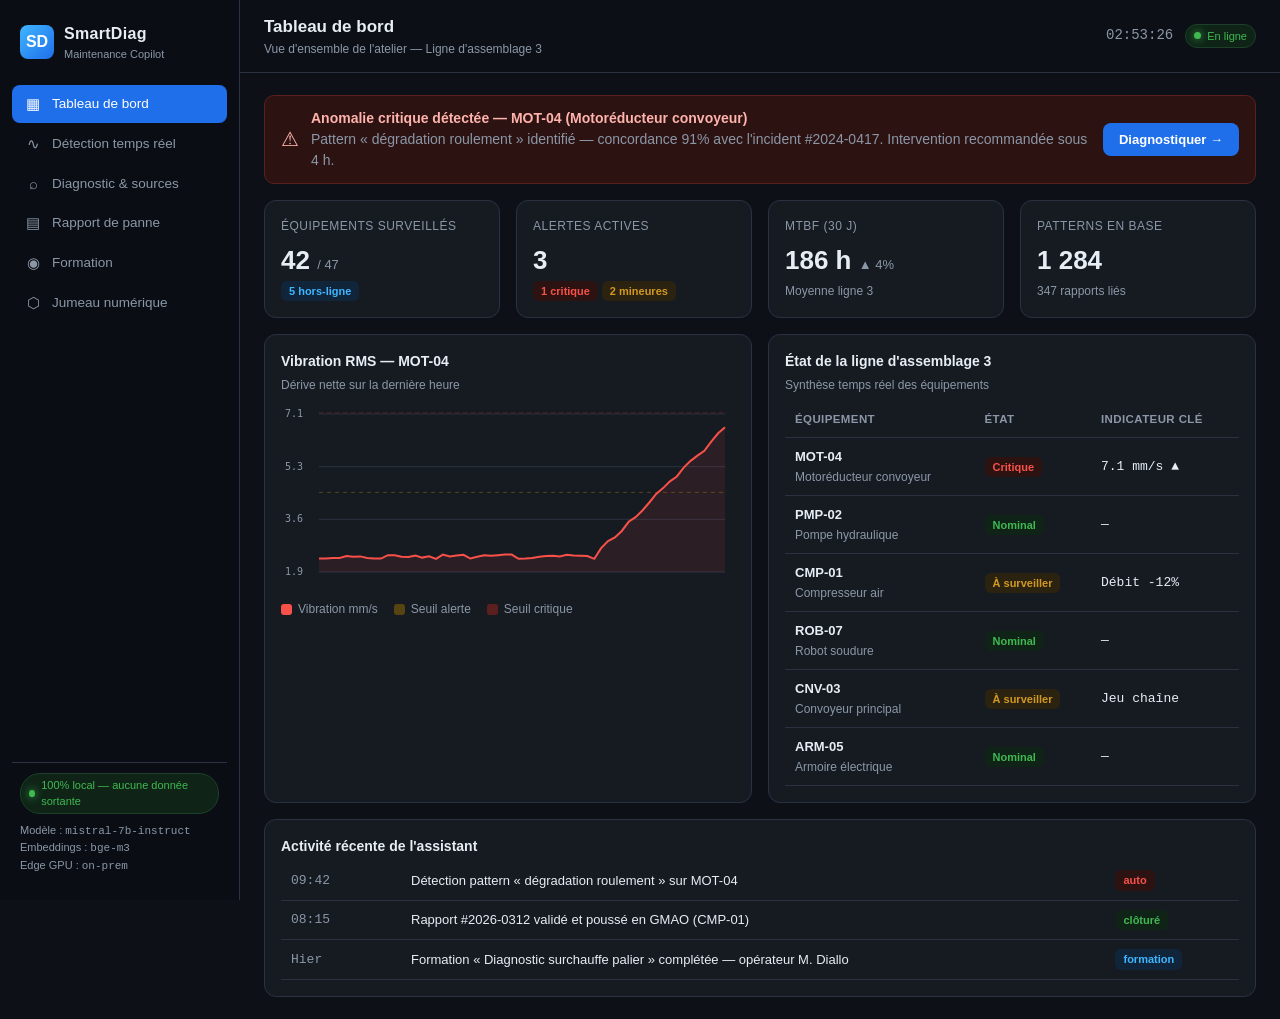
<file: smartdiag-demo.html>
<!DOCTYPE html>
<html lang="fr">
<head>
<!-- Google Tag Manager -->
<script>(function(w,d,s,l,i){w[l]=w[l]||[];w[l].push({'gtm.start':
new Date().getTime(),event:'gtm.js'});var f=d.getElementsByTagName(s)[0],
j=d.createElement(s),dl=l!='dataLayer'?'&l='+l:'';j.async=true;j.src=
'https://www.googletagmanager.com/gtm.js?id='+i+dl;f.parentNode.insertBefore(j,f);
})(window,document,'script','dataLayer','GTM-PPCR9PBT');</script>
<!-- End Google Tag Manager -->
<meta charset="UTF-8">
<meta name="viewport" content="width=device-width, initial-scale=1.0">
<title>SmartDiag — Assistant de diagnostic maintenance (local-first)</title>
<link rel="icon" type="image/png" href="assets/favicon.png" />
<link rel="apple-touch-icon" href="assets/favicon.png" />
<style>
  :root{
    --bg:#0d1117; --panel:#161b22; --panel2:#1c2230; --border:#2a3242;
    --txt:#e6edf3; --muted:#8b97a7; --accent:#3fb6ff; --accent2:#1f6feb;
    --ok:#3fb950; --warn:#d29922; --crit:#f85149; --purple:#bc8cff;
    --mono:'SFMono-Regular',Consolas,'Liberation Mono',Menlo,monospace;
    --font:-apple-system,BlinkMacSystemFont,'Segoe UI',Roboto,Helvetica,Arial,sans-serif;
  }
  *{box-sizing:border-box}
  body{margin:0;background:var(--bg);color:var(--txt);font-family:var(--font);font-size:14px;line-height:1.5}
  a{color:var(--accent);text-decoration:none}
  .app{display:flex;min-height:100vh}
  /* Sidebar */
  .side{width:240px;background:#0a0e14;border-right:1px solid var(--border);padding:16px 12px;position:sticky;top:0;height:100vh;flex-shrink:0;display:flex;flex-direction:column}
  .logo{display:flex;align-items:center;gap:10px;padding:6px 8px 18px}
  .logo .mark{width:34px;height:34px;border-radius:8px;background:linear-gradient(135deg,var(--accent),var(--accent2));display:grid;place-items:center;font-weight:800;color:#fff;font-size:16px}
  .logo b{font-size:16px;letter-spacing:.3px}
  .logo small{display:block;color:var(--muted);font-size:11px;font-weight:400}
  .nav{display:flex;flex-direction:column;gap:2px;margin-top:4px}
  .nav button{display:flex;align-items:center;gap:10px;background:none;border:none;color:var(--muted);padding:10px 12px;border-radius:8px;cursor:pointer;font-size:13.5px;text-align:left;width:100%;font-family:var(--font)}
  .nav button .ic{width:18px;text-align:center;font-size:15px}
  .nav button:hover{background:var(--panel);color:var(--txt)}
  .nav button.active{background:var(--accent2);color:#fff}
  .side .foot{margin-top:auto;font-size:11px;color:var(--muted);padding:10px 8px;border-top:1px solid var(--border)}
  .pill{display:inline-flex;align-items:center;gap:6px;background:#0f2417;border:1px solid #1c4029;color:var(--ok);padding:3px 8px;border-radius:20px;font-size:11px}
  .dot{width:7px;height:7px;border-radius:50%;background:var(--ok);box-shadow:0 0 8px var(--ok)}
  /* Main */
  .main{flex:1;min-width:0;display:flex;flex-direction:column}
  .topbar{display:flex;align-items:center;justify-content:space-between;padding:14px 24px;border-bottom:1px solid var(--border);background:rgba(13,17,23,.6);backdrop-filter:blur(6px);position:sticky;top:0;z-index:5}
  .topbar h1{font-size:17px;margin:0}
  .topbar .sub{color:var(--muted);font-size:12px}
  .content{padding:22px 24px;max-width:1180px;width:100%}
  .grid{display:grid;gap:16px}
  .g2{grid-template-columns:repeat(2,1fr)} .g3{grid-template-columns:repeat(3,1fr)} .g4{grid-template-columns:repeat(4,1fr)}
  @media(max-width:900px){.g2,.g3,.g4{grid-template-columns:1fr}}
  .card{background:var(--panel);border:1px solid var(--border);border-radius:12px;padding:16px}
  .card h3{margin:0 0 4px;font-size:14px}
  .card .lbl{color:var(--muted);font-size:12px;text-transform:uppercase;letter-spacing:.5px}
  .kpi{font-size:26px;font-weight:700;margin-top:6px}
  .kpi small{font-size:13px;font-weight:500;color:var(--muted)}
  .trend-up{color:var(--crit)} .trend-dn{color:var(--ok)}
  .badge{display:inline-block;padding:2px 8px;border-radius:6px;font-size:11px;font-weight:600}
  .b-ok{background:#0f2417;color:var(--ok)} .b-warn{background:#2b2210;color:var(--warn)} .b-crit{background:#2d1212;color:var(--crit)} .b-info{background:#10243a;color:var(--accent)}
  canvas{display:block;width:100%}
  table{width:100%;border-collapse:collapse;font-size:13px}
  th,td{text-align:left;padding:9px 10px;border-bottom:1px solid var(--border)}
  th{color:var(--muted);font-weight:600;font-size:11.5px;text-transform:uppercase;letter-spacing:.4px}
  tr:hover td{background:var(--panel2)}
  .btn{background:var(--accent2);color:#fff;border:none;padding:9px 16px;border-radius:8px;cursor:pointer;font-size:13px;font-weight:600;font-family:var(--font)}
  .btn:hover{filter:brightness(1.1)}
  .btn.ghost{background:transparent;border:1px solid var(--border);color:var(--txt)}
  .btn.ok{background:var(--ok)} .btn.warn{background:var(--warn);color:#1a1300}
  .btn:disabled{opacity:.5;cursor:not-allowed}
  .src{display:flex;gap:10px;align-items:flex-start;padding:10px;border:1px solid var(--border);border-radius:8px;margin-bottom:8px;background:var(--panel2)}
  .src .tag{flex-shrink:0;font-size:10px;font-weight:700;padding:3px 7px;border-radius:5px;text-transform:uppercase}
  .t-gmao{background:#10243a;color:var(--accent)} .t-scada{background:#2b2210;color:var(--warn)} .t-kb{background:#1a2913;color:var(--ok)} .t-doc{background:#251a33;color:var(--purple)} .t-web{background:#2d1212;color:var(--crit)}
  .src .body{flex:1;min-width:0}
  .src .body b{font-size:13px} .src .body p{margin:3px 0 0;color:var(--muted);font-size:12.5px}
  .src .score{font-family:var(--mono);font-size:11px;color:var(--muted)}
  .step{display:flex;gap:12px;margin-bottom:14px}
  .step .num{flex-shrink:0;width:26px;height:26px;border-radius:50%;background:var(--accent2);color:#fff;display:grid;place-items:center;font-weight:700;font-size:13px}
  .step .num.done{background:var(--ok)}
  .step .txt{flex:1}
  .step .txt b{display:block}
  .chat{display:flex;flex-direction:column;gap:12px;margin-bottom:16px}
  .msg{max-width:85%;padding:11px 14px;border-radius:12px;font-size:13.5px}
  .msg.u{align-self:flex-end;background:var(--accent2);color:#fff;border-bottom-right-radius:3px}
  .msg.a{align-self:flex-start;background:var(--panel2);border:1px solid var(--border);border-bottom-left-radius:3px}
  .inputrow{display:flex;gap:8px}
  .inputrow input,textarea,select{flex:1;background:var(--panel2);border:1px solid var(--border);color:var(--txt);padding:10px 12px;border-radius:8px;font-family:var(--font);font-size:13.5px}
  textarea{width:100%;resize:vertical;min-height:90px}
  .alertbar{display:flex;align-items:center;gap:12px;padding:12px 16px;border-radius:10px;margin-bottom:16px;border:1px solid}
  .alertbar.crit{background:#2d1212;border-color:#5c1f1f;color:#ffb3ad}
  .alertbar.warn{background:#2b2210;border-color:#574411;color:#ffd98a}
  .muted{color:var(--muted)}
  .mono{font-family:var(--mono)}
  .twin{position:relative;background:var(--panel2);border:1px solid var(--border);border-radius:12px;height:360px;overflow:hidden}
  .node{position:absolute;width:78px;height:48px;border-radius:8px;border:2px solid var(--border);background:#0e1420;display:grid;place-items:center;font-size:11px;text-align:center;cursor:pointer;transition:.2s;line-height:1.2}
  .node:hover{border-color:var(--accent)}
  .node.ok{border-color:#1c4029} .node.warn{border-color:#574411;box-shadow:0 0 14px rgba(210,153,34,.4)} .node.crit{border-color:#5c1f1f;box-shadow:0 0 16px rgba(248,81,73,.5);animation:pulse 1.4s infinite}
  @keyframes pulse{0%,100%{box-shadow:0 0 8px rgba(248,81,73,.4)}50%{box-shadow:0 0 22px rgba(248,81,73,.8)}}
  .node .st{position:absolute;top:-7px;right:-7px;width:14px;height:14px;border-radius:50%;border:2px solid var(--panel2)}
  .node .st.ok{background:var(--ok)} .node .st.warn{background:var(--warn)} .node .st.crit{background:var(--crit)}
  svg.links{position:absolute;inset:0;width:100%;height:100%;pointer-events:none}
  .tabs{display:flex;gap:4px;border-bottom:1px solid var(--border);margin-bottom:16px}
  .tabs button{background:none;border:none;color:var(--muted);padding:8px 14px;cursor:pointer;font-size:13px;border-bottom:2px solid transparent;font-family:var(--font)}
  .tabs button.active{color:var(--txt);border-bottom-color:var(--accent)}
  .scn{border:1px solid var(--border);border-radius:10px;padding:14px;margin-bottom:12px;background:var(--panel2)}
  .scn .lvl{font-size:11px;padding:2px 8px;border-radius:5px}
  .progress{height:7px;background:var(--border);border-radius:4px;overflow:hidden}
  .progress>div{height:100%;background:linear-gradient(90deg,var(--accent),var(--ok))}
  .legend{display:flex;gap:16px;font-size:12px;color:var(--muted);flex-wrap:wrap}
  .legend span{display:inline-flex;align-items:center;gap:6px}
  .swatch{width:11px;height:11px;border-radius:3px;display:inline-block}
  .hidden{display:none}
  .typing{display:inline-block}
  .toast{position:fixed;bottom:24px;right:24px;background:var(--panel);border:1px solid var(--ok);color:var(--txt);padding:14px 18px;border-radius:10px;box-shadow:0 10px 40px rgba(0,0,0,.5);z-index:50;max-width:320px}
  .fieldlabel{font-size:11px;text-transform:uppercase;letter-spacing:.5px;color:var(--muted);margin:12px 0 4px;display:block}
  code{background:var(--panel2);padding:1px 5px;border-radius:4px;font-family:var(--mono);font-size:12px}
</style>
</head>

<body>
<!-- Google Tag Manager (noscript) -->
<noscript><iframe src="https://www.googletagmanager.com/ns.html?id=GTM-PPCR9PBT"
height="0" width="0" style="display:none;visibility:hidden"></iframe></noscript>
<!-- End Google Tag Manager (noscript) -->
<div class="app">
  <!-- SIDEBAR -->
  <aside class="side">
    <div class="logo">
      <div class="mark">SD</div>
      <div><b>SmartDiag</b><small>Maintenance Copilot</small></div>
    </div>
    <nav class="nav" id="nav">
      <button data-v="dash" class="active"><span class="ic">▦</span> Tableau de bord</button>
      <button data-v="detect"><span class="ic">∿</span> Détection temps réel</button>
      <button data-v="diag"><span class="ic">⌕</span> Diagnostic &amp; sources</button>
      <button data-v="report"><span class="ic">▤</span> Rapport de panne</button>
      <button data-v="train"><span class="ic">◉</span> Formation</button>
      <button data-v="twin"><span class="ic">⬡</span> Jumeau numérique</button>
    </nav>
    <div class="foot">
      <span class="pill"><span class="dot"></span> 100% local — aucune donnée sortante</span>
      <div style="margin-top:8px">Modèle : <span class="mono">mistral-7b-instruct</span><br>Embeddings : <span class="mono">bge-m3</span><br>Edge GPU : <span class="mono">on-prem</span></div>
    </div>
  </aside>

  <!-- MAIN -->
  <div class="main">
    <div class="topbar">
      <div><h1 id="vtitle">Tableau de bord</h1><div class="sub" id="vsub">Vue d'ensemble de l'atelier — Ligne d'assemblage 3</div></div>
      <div style="display:flex;align-items:center;gap:12px">
        <span class="muted mono" id="clock"></span>
        <span class="pill"><span class="dot"></span> En ligne</span>
      </div>
    </div>
    <div class="content" id="content"><!-- views injected --></div>
  </div>
</div>
<div id="toast"></div>

<script>
/* ============================ ÉTAT & DONNÉES SIMULÉES ============================ */
const STATE = {
  view:'dash',
  // équipements de l'atelier (ligne d'assemblage manufacturière)
  assets:[
    {id:'MOT-04', name:'Motoréducteur convoyeur', status:'crit', x:300,y:60},
    {id:'PMP-02', name:'Pompe hydraulique', status:'ok', x:90,y:60},
    {id:'CMP-01', name:'Compresseur air', status:'warn', x:520,y:60},
    {id:'ROB-07', name:'Robot soudure', status:'ok', x:300,y:230},
    {id:'CNV-03', name:'Convoyeur principal', status:'warn', x:90,y:230},
    {id:'ARM-05', name:'Armoire électrique', status:'ok', x:520,y:230},
  ],
  // signaux temps réel du MOT-04 (motoréducteur en défaut)
  signals:{
    vibration:{label:'Vibration RMS', unit:'mm/s', base:2.4, color:'#f85149', warn:4.5, crit:7.1, data:[]},
    temperature:{label:'Température paliers', unit:'°C', base:58, color:'#d29922', warn:75, crit:90, data:[]},
    courant:{label:'Courant moteur', unit:'A', base:11.5, color:'#3fb6ff', warn:14, crit:16, data:[]},
    pression:{label:'Pression huile', unit:'bar', base:3.2, color:'#3fb950', warn:2.2, crit:1.6, data:[], invert:true},
  },
  detected:false,
  reportSteps:[],
};

// Génère une fenêtre historique avec une dérive progressive (signature de défaillance)
function seedSignals(){
  const N=60;
  for(const k in STATE.signals){
    const s=STATE.signals[k]; s.data=[];
    for(let i=0;i<N;i++){
      let drift=0;
      // dérive sur les 20 derniers points pour vibration & température (roulement dégradé)
      if((k==='vibration'||k==='temperature') && i>40) drift=(i-40)*( k==='vibration'?0.22:0.95);
      const noise=(Math.random()-0.5)*(s.base*0.06);
      let v=s.base+drift+noise;
      if(k==='pression' && i>40) v=s.base-(i-40)*0.05; // chute pression huile
      s.data.push(Math.max(0,+v.toFixed(2)));
    }
  }
}
seedSignals();

/* ============================ CHART CANVAS (vanilla, offline) ============================ */
function lineChart(canvas, series, opts={}){
  const dpr=window.devicePixelRatio||1;
  const W=canvas.clientWidth, H=opts.h||180;
  canvas.width=W*dpr; canvas.height=H*dpr; canvas.style.height=H+'px';
  const ctx=canvas.getContext('2d'); ctx.scale(dpr,dpr);
  ctx.clearRect(0,0,W,H);
  const pad={l:38,r:10,t:12,b:20};
  const allvals=series.flatMap(s=>s.data);
  let min=Math.min(...allvals), max=Math.max(...allvals);
  if(opts.min!=null)min=opts.min; if(opts.max!=null)max=opts.max;
  const rng=(max-min)||1; min-=rng*0.1; max+=rng*0.1;
  const px=i=>pad.l+(i/(series[0].data.length-1))*(W-pad.l-pad.r);
  const py=v=>pad.t+(1-(v-min)/(max-min))*(H-pad.t-pad.b);
  // grid
  ctx.strokeStyle='#2a3242'; ctx.lineWidth=1; ctx.fillStyle='#8b97a7'; ctx.font='10px monospace';
  for(let g=0;g<=3;g++){
    const y=pad.t+g/3*(H-pad.t-pad.b); ctx.beginPath();ctx.moveTo(pad.l,y);ctx.lineTo(W-pad.r,y);ctx.stroke();
    ctx.fillText((max-(g/3)*(max-min)).toFixed(1),4,y+3);
  }
  // threshold lines
  if(opts.warn!=null){ctx.strokeStyle='#574411';ctx.setLineDash([4,4]);ctx.beginPath();ctx.moveTo(pad.l,py(opts.warn));ctx.lineTo(W-pad.r,py(opts.warn));ctx.stroke();}
  if(opts.crit!=null){ctx.strokeStyle='#5c1f1f';ctx.beginPath();ctx.moveTo(pad.l,py(opts.crit));ctx.lineTo(W-pad.r,py(opts.crit));ctx.stroke();}
  ctx.setLineDash([]);
  // series
  series.forEach(s=>{
    ctx.strokeStyle=s.color;ctx.lineWidth=2;ctx.beginPath();
    s.data.forEach((v,i)=>{i?ctx.lineTo(px(i),py(v)):ctx.moveTo(px(i),py(v));});
    ctx.stroke();
    // fill
    if(opts.fill){ctx.lineTo(px(s.data.length-1),H-pad.b);ctx.lineTo(px(0),H-pad.b);ctx.closePath();
      ctx.fillStyle=s.color+'18';ctx.fill();}
  });
}

/* ============================ NAVIGATION ============================ */
const TITLES={dash:['Tableau de bord',"Vue d'ensemble de l'atelier — Ligne d'assemblage 3"],
  detect:['Détection temps réel','Analyse des signaux capteurs & reconnaissance de patterns'],
  diag:['Diagnostic & sources','Corrélation multi-bases & aide à la résolution'],
  report:['Rapport de panne','Génération automatique du rapport pour la GMAO'],
  train:['Formation','Entraînement sur scénarios de panne'],
  twin:['Jumeau numérique','Représentation virtuelle de la ligne en temps réel']};

document.getElementById('nav').addEventListener('click',e=>{
  const b=e.target.closest('button'); if(!b)return;
  STATE.view=b.dataset.v;
  [...document.querySelectorAll('#nav button')].forEach(x=>x.classList.toggle('active',x===b));
  document.getElementById('vtitle').textContent=TITLES[STATE.view][0];
  document.getElementById('vsub').textContent=TITLES[STATE.view][1];
  render();
});

function toast(msg){const t=document.getElementById('toast');t.innerHTML=`<div class="toast">✓ ${msg}</div>`;setTimeout(()=>t.innerHTML='',3500);}

/* ============================ RENDU DES VUES ============================ */
function render(){
  /* annule l'animation du jumeau si on quitte la vue */
  if(_tRaf){cancelAnimationFrame(_tRaf);_tRaf=null;}
  const c=document.getElementById('content');
  c.innerHTML=({dash:viewDash,detect:viewDetect,diag:viewDiag,report:viewReport,train:viewTrain,twin:viewTwin}[STATE.view])();
  if(STATE.view==='dash')drawDash();
  if(STATE.view==='detect')drawDetect();
  if(STATE.view==='twin')drawTwin();
}

/* ---------- DASHBOARD ---------- */
function viewDash(){
  return `
  <div class="alertbar crit">
    <span style="font-size:20px">⚠</span>
    <div style="flex:1"><b>Anomalie critique détectée — MOT-04 (Motoréducteur convoyeur)</b><br>
    <span class="muted">Pattern « dégradation roulement » identifié — concordance 91% avec l'incident #2024-0417. Intervention recommandée sous 4 h.</span></div>
    <button class="btn" onclick="goDiag()">Diagnostiquer →</button>
  </div>
  <div class="grid g4">
    <div class="card"><div class="lbl">Équipements surveillés</div><div class="kpi">42 <small>/ 47</small></div><span class="badge b-info">5 hors-ligne</span></div>
    <div class="card"><div class="lbl">Alertes actives</div><div class="kpi">3</div><span class="badge b-crit">1 critique</span> <span class="badge b-warn">2 mineures</span></div>
    <div class="card"><div class="lbl">MTBF (30 j)</div><div class="kpi">186 h <small class="trend-dn">▲ 4%</small></div><span class="muted" style="font-size:12px">Moyenne ligne 3</span></div>
    <div class="card"><div class="lbl">Patterns en base</div><div class="kpi">1 284</div><span class="muted" style="font-size:12px">347 rapports liés</span></div>
  </div>
  <div class="grid g2" style="margin-top:16px">
    <div class="card">
      <h3>Vibration RMS — MOT-04</h3><div class="muted" style="font-size:12px;margin-bottom:8px">Dérive nette sur la dernière heure</div>
      <canvas id="dashChart1"></canvas>
      <div class="legend" style="margin-top:8px"><span><span class="swatch" style="background:#f85149"></span>Vibration mm/s</span><span><span class="swatch" style="background:#574411"></span>Seuil alerte</span><span><span class="swatch" style="background:#5c1f1f"></span>Seuil critique</span></div>
    </div>
    <div class="card">
      <h3>État de la ligne d'assemblage 3</h3><div class="muted" style="font-size:12px;margin-bottom:8px">Synthèse temps réel des équipements</div>
      <table><thead><tr><th>Équipement</th><th>État</th><th>Indicateur clé</th></tr></thead><tbody>
      ${STATE.assets.map(a=>`<tr><td><b>${a.id}</b><br><span class="muted" style="font-size:12px">${a.name}</span></td>
        <td><span class="badge ${a.status==='ok'?'b-ok':a.status==='warn'?'b-warn':'b-crit'}">${a.status==='ok'?'Nominal':a.status==='warn'?'À surveiller':'Critique'}</span></td>
        <td class="mono">${a.id==='MOT-04'?'7.1 mm/s ▲':a.id==='CMP-01'?'Débit -12%':a.id==='CNV-03'?'Jeu chaîne':'—'}</td></tr>`).join('')}
      </tbody></table>
    </div>
  </div>
  <div class="card" style="margin-top:16px">
    <h3>Activité récente de l'assistant</h3>
    <table><tbody>
      <tr><td class="muted mono" style="width:120px">09:42</td><td>Détection pattern « dégradation roulement » sur MOT-04</td><td><span class="badge b-crit">auto</span></td></tr>
      <tr><td class="muted mono">08:15</td><td>Rapport #2026-0312 validé et poussé en GMAO (CMP-01)</td><td><span class="badge b-ok">clôturé</span></td></tr>
      <tr><td class="muted mono">Hier</td><td>Formation « Diagnostic surchauffe palier » complétée — opérateur M. Diallo</td><td><span class="badge b-info">formation</span></td></tr>
    </tbody></table>
  </div>`;
}
function drawDash(){lineChart(document.getElementById('dashChart1'),[STATE.signals.vibration],{warn:4.5,crit:7.1,fill:true,h:190});}
function goDiag(){document.querySelector('#nav button[data-v="diag"]').click();}

/* ---------- DÉTECTION TEMPS RÉEL ---------- */
function viewDetect(){
  const s=STATE.signals;
  return `
  <div class="grid g4">
    ${Object.entries(s).map(([k,v])=>{
      const last=v.data[v.data.length-1];
      const status=v.invert?(last<v.crit?'crit':last<v.warn?'warn':'ok'):(last>v.crit?'crit':last>v.warn?'warn':'ok');
      return `<div class="card"><div class="lbl">${v.label}</div><div class="kpi" style="color:${v.color}">${last}<small> ${v.unit}</small></div>
      <span class="badge ${status==='ok'?'b-ok':status==='warn'?'b-warn':'b-crit'}">${status==='ok'?'Nominal':status==='warn'?'Alerte':'Critique'}</span></div>`;
    }).join('')}
  </div>
  <div class="card" style="margin-top:16px">
    <div style="display:flex;justify-content:space-between;align-items:center">
      <h3>Signaux capteurs MOT-04 — flux temps réel</h3>
      <button class="btn ghost" id="liveBtn" onclick="toggleLive()">⏸ Figer le flux</button>
    </div>
    <canvas id="detChart" style="margin-top:8px"></canvas>
    <div class="legend" style="margin-top:10px">${Object.values(s).map(v=>`<span><span class="swatch" style="background:${v.color}"></span>${v.label}</span>`).join('')}</div>
  </div>
  <div class="grid g2" style="margin-top:16px">
    <div class="card">
      <h3>🧠 Caractérisation du pattern</h3>
      <p class="muted" style="font-size:12.5px">Le moteur d'analyse extrait les caractéristiques (features) de la fenêtre glissante et compare la signature à la bibliothèque de patterns historiques.</p>
      <table style="margin-top:8px"><tbody>
        <tr><td>Type de signature</td><td><b>Dérive monotone + harmonique 2×</b></td></tr>
        <tr><td>Features dominantes</td><td class="mono">RMS↑, kurtosis↑, crête-facteur↑</td></tr>
        <tr><td>Fréquence caractéristique</td><td class="mono">BPFO ≈ 162 Hz (bague ext.)</td></tr>
        <tr><td>Vitesse de dérive</td><td>+0.22 mm/s / cycle</td></tr>
        <tr><td>Fenêtre d'analyse</td><td>60 cycles (≈ 60 min)</td></tr>
      </tbody></table>
    </div>
    <div class="card">
      <h3>🔗 Patterns passés concordants</h3>
      <p class="muted" style="font-size:12.5px">Mise en correspondance par similarité (DTW + distance cosinus sur embeddings de signal).</p>
      <div class="src"><span class="tag t-scada">match 91%</span><div class="body"><b>Incident #2024-0417 — MOT-04</b><p>Dégradation roulement côté accouplement. Remplacement roulement 6208-2RS. Arrêt 3h20.</p></div></div>
      <div class="src"><span class="tag t-scada">match 84%</span><div class="body"><b>Incident #2023-1102 — MOT-09</b><p>Défaut alignement + balourd. Réalignement laser + équilibrage.</p></div></div>
      <div class="src"><span class="tag t-scada">match 76%</span><div class="body"><b>Incident #2025-0233 — MOT-04</b><p>Manque de lubrification palier. Regraissage + ajustement plan de lubrification.</p></div></div>
      <button class="btn" style="margin-top:6px" onclick="goDiag()">Lancer le diagnostic guidé →</button>
    </div>
  </div>`;
}
let liveTimer=null, liveOn=true;
function drawDetect(){
  lineChart(document.getElementById('detChart'),Object.values(STATE.signals),{h:240});
}
function toggleLive(){liveOn=!liveOn;document.getElementById('liveBtn').textContent=liveOn?'⏸ Figer le flux':'▶ Reprendre le flux';}
function tickLive(){
  if(STATE.view!=='detect'||!liveOn)return;
  for(const k in STATE.signals){const s=STATE.signals[k];s.data.shift();
    const prev=s.data[s.data.length-1];const noise=(Math.random()-0.5)*(s.base*0.05);
    let v=prev+noise+((k==='vibration')?0.05:(k==='temperature')?0.15:(k==='pression')?-0.01:0);
    s.data.push(+Math.max(0,v).toFixed(2));}
  drawDetect();
  // update KPI cards
  const cards=document.querySelectorAll('#content .g4 .card');
  Object.values(STATE.signals).forEach((v,i)=>{if(cards[i])cards[i].querySelector('.kpi').firstChild.textContent=v.data[v.data.length-1];});
}

/* ---------- DIAGNOSTIC & SOURCES (RAG) ---------- */
const DIAG_SOURCES=[
  {t:'gmao',tag:'GMAO',title:'Historique MOT-04 — Ordre de travail OT-2024-0417',desc:'Remplacement roulement côté accouplement. Pièce 6208-2RS, couple serrage 35 Nm, durée 3h20. Technicien : R. Martin.',score:0.91,link:'gmao://ot/2024-0417'},
  {t:'scada',tag:'SCADA',title:'Tendance vibratoire 60 min — voie AI-12',desc:'Dérive RMS 2.4→7.1 mm/s, pic harmonique 2× vitesse rotation. Corrélé température palier +18°C.',score:0.89,link:'scada://trend/AI-12'},
  {t:'kb',tag:'Knowledge base',title:'Procédure PRO-MEC-014 — Diagnostic roulement dégradé',desc:'Arbre de décision : isoler/consigner → mesure vibratoire ciblée → endoscopie → remplacement. Critères BPFO/BPFI.',score:0.86,link:'kb://pro-mec-014'},
  {t:'doc',tag:'Doc fournisseur',title:'SEW Eurodrive — Manuel R57 DRN90, §7.3 Roulements',desc:'Référence roulement, jeu interne C3, plan de graissage, couples de serrage flasque.',score:0.78,link:'doc://sew/R57-DRN90'},
  {t:'web',tag:'Notice en ligne',title:'Catalogue SKF 6208-2RS — fiche technique',desc:'Dimensions 40×80×18, charge dynamique 30.7 kN, vitesse limite. Disponibilité magasin : 4 u.',score:0.71,link:'cache://skf/6208-2rs'},
];
function viewDiag(){
  return `
  <div class="grid g2"><div>
    <div class="card">
      <h3>💬 Assistant de diagnostic</h3>
      <div class="muted" style="font-size:12px;margin-bottom:10px">Déclenché par le pattern détecté, ou posez une question si la panne n'est pas détectée automatiquement.</div>
      <div class="chat" id="chat">
        <div class="msg a"><b>SmartDiag</b><br>J'ai détecté une <b>dégradation de roulement</b> sur <b>MOT-04</b> (concordance 91% avec l'incident #2024-0417). J'ai corrélé GMAO, SCADA, la knowledge base et les docs fournisseur. Voici le processus de résolution recommandé. Souhaitez-vous le dérouler ?</div>
      </div>
      <div class="inputrow">
        <input id="diagInput" placeholder="Ex : le moteur chauffe et vibre, que faire ?" onkeydown="if(event.key==='Enter')askDiag()">
        <button class="btn" onclick="askDiag()">Envoyer</button>
      </div>
      <div style="margin-top:8px;display:flex;gap:6px;flex-wrap:wrap">
        <button class="btn ghost" style="font-size:12px" onclick="quickAsk('Quel roulement et quel couple de serrage ?')">Pièce &amp; couple ?</button>
        <button class="btn ghost" style="font-size:12px" onclick="quickAsk('Quelles consignes de sécurité avant intervention ?')">Sécurité ?</button>
        <button class="btn ghost" style="font-size:12px" onclick="quickAsk('La pièce est-elle en stock ?')">Stock ?</button>
      </div>
    </div>
    <div class="card" style="margin-top:16px">
      <h3>🛠 Processus de résolution guidé</h3>
      <div id="procSteps">
        ${proc().map((s,i)=>`<div class="step"><div class="num" id="step${i}">${i+1}</div><div class="txt"><b>${s.t}</b><span class="muted" style="font-size:12.5px">${s.d}</span></div></div>`).join('')}
      </div>
      <button class="btn ok" onclick="nextStep()">✓ Valider l'étape courante</button>
      <button class="btn ghost" onclick="document.querySelector('#nav button[data-v=report]').click()">Générer le rapport →</button>
    </div>
  </div>
  <div>
    <div class="card">
      <h3>📚 Sources corrélées</h3>
      <div class="muted" style="font-size:12px;margin-bottom:10px">Recherche sémantique sur l'ensemble des bases. Chaque réponse est tracée vers sa source (citations vérifiables).</div>
      ${DIAG_SOURCES.map(s=>`<div class="src"><span class="tag t-${s.t}">${s.tag}</span><div class="body"><b>${s.title}</b><p>${s.desc}</p>
        <a href="#" onclick="toast('Ouverture source : ${s.link}');return false" class="mono" style="font-size:11px">↗ ${s.link}</a></div>
        <span class="score">${(s.score*100).toFixed(0)}%</span></div>`).join('')}
    </div>
    <div class="card" style="margin-top:16px">
      <h3>⚙ Configuration RAG (local)</h3>
      <table><tbody>
        <tr><td>LLM</td><td class="mono">mistral-7b-instruct Q4</td></tr>
        <tr><td>Embeddings</td><td class="mono">bge-m3 (multilingue)</td></tr>
        <tr><td>Vector store</td><td class="mono">Qdrant on-prem</td></tr>
        <tr><td>Reranker</td><td class="mono">bge-reranker-v2</td></tr>
        <tr><td>Sources indexées</td><td>GMAO, SCADA, KB, docs PDF, notices</td></tr>
      </tbody></table>
    </div>
  </div></div>`;
}
function proc(){return [
  {t:'Consigner & sécuriser (LOTO)',d:' — Arrêt, consignation électrique armoire ARM-05, cadenassage, VAT. Réf : PRO-SEC-002.'},
  {t:'Mesure vibratoire ciblée',d:' — Confirmer BPFO bague extérieure à 162 Hz avec l\'analyseur portable. Comparer à la signature de référence.'},
  {t:'Inspection visuelle / endoscopie',d:' — Vérifier jeu, traces d\'échauffement, état graisse côté accouplement.'},
  {t:'Remplacement roulement 6208-2RS',d:' — Extraction, montage à chaud (induction 110°C), couple flasque 35 Nm. Stock magasin : 4 u.'},
  {t:'Regraissage & contrôle',d:' — Graisse SKF LGHP 2, requalification vibratoire à vide puis en charge.'},
  {t:'Clôture & rapport',d:' — Déconsignation, essai, rédaction du rapport de panne pour la GMAO.'},
];}
let curStep=0;
function nextStep(){
  if(curStep>=proc().length){toast('Toutes les étapes sont validées');return;}
  const el=document.getElementById('step'+curStep);if(el){el.classList.add('done');el.textContent='✓';}
  STATE.reportSteps.push(proc()[curStep].t);
  curStep++;
  if(curStep>=proc().length)toast('Processus terminé — prêt pour le rapport');
}
const QA={
  'pièce':"D'après le manuel SEW R57 DRN90 (§7.3) et le catalogue SKF : roulement <b>6208-2RS</b> (40×80×18, jeu C3). Couple de serrage flasque <b>35 Nm</b>. Montage à chaud par induction à 110°C recommandé. <span class='muted'>Sources : doc://sew/R57-DRN90, cache://skf/6208-2rs</span>",
  'sécurité':"Avant toute intervention : <b>consignation LOTO</b> (PRO-SEC-002) — arrêt, consignation électrique sur ARM-05, cadenassage individuel, vérification d'absence de tension (VAT), dissipation énergie résiduelle. EPI : gants anti-coupure, lunettes. <span class='muted'>Source : kb://pro-sec-002</span>",
  'stock':"La pièce <b>6208-2RS est en stock</b> : 4 unités au magasin (emplacement R-12-3). Aucune commande nécessaire. Le roulement de rechange du palier opposé est également disponible. <span class='muted'>Source : gmao://stock/6208-2rs</span>",
  'default':"En corrélant les signaux SCADA, l'historique GMAO et la knowledge base, le scénario le plus probable est une <b>dégradation de roulement côté accouplement</b> sur MOT-04. Je recommande de suivre le processus guidé ci-contre. Je peux préciser la pièce, les consignes de sécurité ou le stock — demandez-moi.",
};
function pushMsg(t,who){const c=document.getElementById('chat');const d=document.createElement('div');d.className='msg '+who;d.innerHTML=who==='a'?'<b>SmartDiag</b><br>'+t:t;c.appendChild(d);c.scrollTop=c.scrollHeight;}
function askDiag(){const i=document.getElementById('diagInput');if(!i.value.trim())return;const q=i.value;pushMsg(q,'u');i.value='';answer(q);}
function quickAsk(q){pushMsg(q,'u');answer(q);}
function answer(q){
  const l=q.toLowerCase();let a=QA.default;
  if(l.includes('couple')||l.includes('pièce')||l.includes('roulement')||l.includes('serrage'))a=QA['pièce'];
  else if(l.includes('sécur')||l.includes('consign')||l.includes('loto'))a=QA['sécurité'];
  else if(l.includes('stock')||l.includes('magasin')||l.includes('comman'))a=QA['stock'];
  setTimeout(()=>pushMsg(a,'a'),500);
}

/* ---------- RAPPORT ---------- */
function viewReport(){
  const steps=STATE.reportSteps.length?STATE.reportSteps:proc().map(p=>p.t);
  return `
  <div class="grid g2"><div class="card">
    <h3>📝 Brouillon de rapport — généré automatiquement</h3>
    <p class="muted" style="font-size:12px">Rédigé à partir des signaux, du diagnostic et des actions validées. À relire et valider avant envoi en GMAO.</p>
    <label class="fieldlabel">Équipement</label><input value="MOT-04 — Motoréducteur convoyeur (Ligne 3)">
    <label class="fieldlabel">Type de défaillance</label><input value="Dégradation roulement côté accouplement (BPFO)">
    <label class="fieldlabel">Criticité</label>
    <select><option>Critique</option><option selected>Majeure</option><option>Mineure</option></select>
    <label class="fieldlabel">Diagnostic (synthèse auto)</label>
    <textarea>Détection automatique d'une dérive vibratoire (RMS 2.4→7.1 mm/s) avec apparition d'une harmonique 2× et fréquence BPFO ≈162 Hz, corrélée à une hausse de température palier (+18°C) et une baisse de pression huile. Signature à 91% concordante avec l'incident #2024-0417. Diagnostic confirmé par mesure vibratoire ciblée et endoscopie : roulement 6208-2RS dégradé côté accouplement.</textarea>
    <label class="fieldlabel">Actions réalisées</label>
    <textarea>${steps.map((s,i)=>`${i+1}. ${s}`).join('\n')}</textarea>
    <label class="fieldlabel">Pièces consommées</label><input value="1× roulement SKF 6208-2RS ; graisse SKF LGHP 2">
    <label class="fieldlabel">Temps d'intervention</label><input value="3 h 10 (estimation)">
    <div style="margin-top:14px;display:flex;gap:8px">
      <button class="btn ok" onclick="validateReport()">✓ Valider &amp; envoyer en GMAO</button>
      <button class="btn ghost" onclick="toast('Brouillon enregistré')">Enregistrer le brouillon</button>
    </div>
  </div>
  <div>
    <div class="card">
      <h3>🔁 Réutilisation future</h3>
      <p class="muted" style="font-size:12.5px">Une fois validé, le rapport est indexé (texte + signature de signal) et devient un pattern réutilisable. Lors d'une panne similaire, il remontera automatiquement dans le diagnostic.</p>
      <div class="step"><div class="num done">✓</div><div class="txt"><b>Indexation sémantique</b><span class="muted" style="font-size:12.5px"> — embeddings du texte + signature vibratoire</span></div></div>
      <div class="step"><div class="num done">✓</div><div class="txt"><b>Liaison au pattern</b><span class="muted" style="font-size:12.5px"> — rattachement à la famille « dégradation roulement »</span></div></div>
      <div class="step"><div class="num">3</div><div class="txt"><b>Push GMAO</b><span class="muted" style="font-size:12.5px"> — création de l'OT clôturé + pièces jointes</span></div></div>
    </div>
    <div class="card" style="margin-top:16px">
      <h3>📎 Traçabilité &amp; sources</h3>
      <p class="muted" style="font-size:12px">Le rapport conserve les liens vers toutes les sources utilisées :</p>
      ${DIAG_SOURCES.slice(0,4).map(s=>`<a href="#" onclick="toast('${s.link}');return false" class="src" style="text-decoration:none"><span class="tag t-${s.t}">${s.tag}</span><div class="body"><b style="font-size:12px">${s.title}</b></div></a>`).join('')}
    </div>
  </div></div>`;
}
function validateReport(){toast('Rapport validé et envoyé en GMAO (OT-2026-0318 créé)');}

/* ---------- FORMATION ---------- */
const SCENARIOS=[
  {t:'Dégradation roulement motoréducteur',lvl:'Intermédiaire',c:'b-warn',d:'Diagnostiquer une signature vibratoire BPFO, isoler l\'équipement et conduire le remplacement.',dur:'25 min',prog:100},
  {t:'Surchauffe palier — défaut lubrification',lvl:'Débutant',c:'b-ok',d:'Reconnaître les signes de manque de graisse, appliquer le plan de lubrification.',dur:'15 min',prog:60},
  {t:'Défaut variateur — code F07 surtension',lvl:'Avancé',c:'b-crit',d:'Analyser un code défaut variateur, vérifier le bus DC, le freinage et le câblage.',dur:'40 min',prog:0},
  {t:'Fuite circuit hydraulique PMP-02',lvl:'Intermédiaire',c:'b-warn',d:'Localiser une chute de pression, tester les vérins, identifier le joint défaillant.',dur:'30 min',prog:0},
];
function viewTrain(){
  return `
  <div class="grid g3">
    <div class="card"><div class="lbl">Scénarios disponibles</div><div class="kpi">12</div></div>
    <div class="card"><div class="lbl">Complétés</div><div class="kpi">7 <small>/ 12</small></div></div>
    <div class="card"><div class="lbl">Score moyen</div><div class="kpi">84%</div></div>
  </div>
  <div class="card" style="margin-top:16px">
    <h3>🎓 Scénarios d'entraînement</h3>
    <p class="muted" style="font-size:12.5px">Les scénarios sont générés à partir des pannes réelles de la GMAO : l'opérateur s'entraîne sur des cas vécus, sans risque sur l'équipement réel. Le jumeau numérique rejoue la dérive des signaux.</p>
    ${SCENARIOS.map((s,i)=>`<div class="scn">
      <div style="display:flex;justify-content:space-between;align-items:center">
        <div><b>${s.t}</b> <span class="badge ${s.c} lvl">${s.lvl}</span></div>
        <span class="muted mono" style="font-size:12px">${s.dur}</span>
      </div>
      <p class="muted" style="font-size:12.5px;margin:6px 0">${s.d}</p>
      <div class="progress" style="margin-bottom:8px"><div style="width:${s.prog}%"></div></div>
      <button class="btn ${s.prog===100?'ghost':''}" onclick="startScenario(${i})">${s.prog===100?'↻ Refaire':s.prog>0?'▶ Reprendre':'▶ Démarrer'}</button>
    </div>`).join('')}
  </div>
  <div class="card" id="scnRun" style="margin-top:16px;display:none">
    <h3 id="scnTitle"></h3>
    <div id="scnBody"></div>
  </div>`;
}
function startScenario(i){
  const s=SCENARIOS[i];const box=document.getElementById('scnRun');box.style.display='block';
  document.getElementById('scnTitle').textContent='Scénario en cours — '+s.t;
  document.getElementById('scnBody').innerHTML=`
    <div class="alertbar warn"><span>▶</span><div>Simulation lancée sur le jumeau numérique. Les signaux capteurs sont rejoués à partir d'un cas réel. Analysez et répondez.</div></div>
    <p><b>Situation :</b> ${s.d}</p>
    <p><b>Question 1/3 :</b> Quelle est la première action obligatoire avant toute intervention mécanique ?</p>
    <div style="display:flex;flex-direction:column;gap:8px;max-width:480px">
      <button class="btn ghost" onclick="scnAnswer(true)">A. Consigner et sécuriser l'équipement (LOTO)</button>
      <button class="btn ghost" onclick="scnAnswer(false)">B. Démonter directement le carter</button>
      <button class="btn ghost" onclick="scnAnswer(false)">C. Augmenter la lubrification en marche</button>
    </div>
    <div id="scnFb" style="margin-top:12px"></div>`;
  box.scrollIntoView({behavior:'smooth'});
}
function scnAnswer(ok){
  document.getElementById('scnFb').innerHTML=ok
    ?`<div class="alertbar warn" style="background:#0f2417;border-color:#1c4029;color:#7ee787"><span>✓</span><div><b>Correct !</b> La consignation LOTO est obligatoire (PRO-SEC-002). +1 point. Question suivante débloquée.</div></div>`
    :`<div class="alertbar crit"><span>✗</span><div><b>Incorrect.</b> Toute intervention doit être précédée d'une consignation/sécurisation (LOTO). C'est un prérequis sécurité absolu.</div></div>`;
}

/* ══════════════════════════════════════════════════════════
   JUMEAU NUMÉRIQUE — plan 2D animé, zones, convoyeurs, alertes
   ══════════════════════════════════════════════════════════ */
let _tRaf=null, _tPhase=0;
window._tSel='MOT-04';
window._tMode='plan';

/* Zones d'usine — coordonnées normalisées (0-1) par rapport au canvas */
const _ZONES=[
  {label:'Assemblage A',    x:.010,y:.020,w:.295,h:.455, col:'rgba(31,111,235,.11)', bdr:'rgba(31,111,235,.38)'},
  {label:'Assemblage B',    x:.338,y:.020,w:.295,h:.455, col:'rgba(31,111,235,.07)', bdr:'rgba(31,111,235,.28)'},
  {label:'Contrôle Qualité',x:.666,y:.020,w:.325,h:.455, col:'rgba(63,185,80,.08)',  bdr:'rgba(63,185,80,.30)'},
  {label:'Emballage',       x:.010,y:.545,w:.295,h:.435, col:'rgba(188,140,255,.09)',bdr:'rgba(188,140,255,.30)'},
  {label:'Stockage',        x:.338,y:.545,w:.295,h:.435, col:'rgba(255,194,75,.06)', bdr:'rgba(255,194,75,.28)'},
  {label:'Maintenance',     x:.666,y:.545,w:.325,h:.435, col:'rgba(248,81,73,.08)',  bdr:'rgba(248,81,73,.28)'},
];

/* Positions normalisées des équipements (cx, cy) */
const _MPOS={
  'PMP-02':{nx:.158,ny:.245},
  'MOT-04':{nx:.485,ny:.245},
  'CMP-01':{nx:.829,ny:.245},
  'CNV-03':{nx:.158,ny:.762},
  'ARM-05':{nx:.485,ny:.762},
  'ROB-07':{nx:.829,ny:.762},
};

/* Flux matière entre équipements */
const _CONVS=[
  {from:'PMP-02',to:'MOT-04',st:'crit', off:0.00},
  {from:'MOT-04',to:'CMP-01',st:'warn', off:0.33},
  {from:'MOT-04',to:'ARM-05',st:'warn', off:0.66},
  {from:'CNV-03',to:'ARM-05',st:'warn', off:0.20},
  {from:'ARM-05',to:'ROB-07',st:'ok',   off:0.50},
  {from:'CMP-01',to:'ROB-07',st:'ok',   off:0.75},
];

/* Données capteurs par équipement */
const _SD={
  'MOT-04':[['Vibration RMS','7.1 mm/s ▲','crit'],['Temp. palier','76 °C ▲','warn'],['Courant moteur','12.3 A','ok'],['H. service','18 420 h','ok'],['Prochaine maint.','dans 240 h','warn']],
  'PMP-02':[['Débit','3.4 m³/h','ok'],['Pression sortie','3.2 bar','ok'],['Temp. carter','42 °C','ok'],['H. service','9 110 h','ok'],['Prochaine maint.','dans 900 h','ok']],
  'CMP-01':[['Débit','-12 % ↓','warn'],['Temp. corps','61 °C','warn'],['Pression sortie','6.8 bar','ok'],['H. service','22 300 h','ok'],['Prochaine maint.','dans 80 h','warn']],
  'ROB-07':[['Vibration','1.1 mm/s','ok'],['Temp. moteur','38 °C','ok'],['Précision','±0.02 mm','ok'],['H. service','6 540 h','ok'],['Prochaine maint.','dans 1 200 h','ok']],
  'CNV-03':[['Jeu chaîne','1.8 mm ↑','warn'],['Tension courroie','42 N','ok'],['Vitesse','1.2 m/s','ok'],['H. service','31 200 h','ok'],['Prochaine maint.','dans 150 h','warn']],
  'ARM-05':[['Temp. armoire','29 °C','ok'],['Tension 400 V','401 V','ok'],['Courant total','28 A','ok'],['H. service','—','ok'],['Prochaine maint.','dans 600 h','ok']],
};

/* Alertes actives */
const _ALERTS=[
  {id:'MOT-04',msg:'Vibration RMS critique — 7.1 mm/s (seuil 7.1)',sev:'crit',age:'il y a 4 min'},
  {id:'CMP-01',msg:'Débit compresseur -12 % — risque d\'arrêt ligne',sev:'warn',age:'il y a 12 min'},
  {id:'CNV-03',msg:'Jeu chaîne convoyeur 1.8 mm — retension requise',sev:'warn',age:'il y a 31 min'},
];

/* Ordres de travail recommandés */
const _OTS=[
  {ot:'OT-2847',eq:'MOT-04',task:'Remplacement roulements palier avant',dur:'4 h',  prio:'crit',tech:'M. Dupont'},
  {ot:'OT-2848',eq:'CMP-01',task:'Remplacement filtre air + contrôle soupape',dur:'1 h 30',prio:'warn',tech:'L. Martin'},
  {ot:'OT-2849',eq:'CNV-03',task:'Retension chaîne + graissage roulements',dur:'2 h',  prio:'warn',tech:'M. Dupont'},
  {ot:'OT-2851',eq:'PMP-02',task:'Inspection pompe hydraulique (préventif)',dur:'1 h',  prio:'ok',  tech:'L. Martin'},
  {ot:'OT-2852',eq:'ARM-05',task:'Vérification tableau électrique (préventif)',dur:'30 min',prio:'ok',tech:'N. Bernard'},
];

/* ── helper : roundRect polyfill ── */
function rrect(ctx,x,y,w,h,r){
  ctx.beginPath();
  ctx.moveTo(x+r,y);ctx.lineTo(x+w-r,y);ctx.arcTo(x+w,y,x+w,y+r,r);
  ctx.lineTo(x+w,y+h-r);ctx.arcTo(x+w,y+h,x+w-r,y+h,r);
  ctx.lineTo(x+r,y+h);ctx.arcTo(x,y+h,x,y+h-r,r);
  ctx.lineTo(x,y+r);ctx.arcTo(x,y,x+r,y,r);ctx.closePath();
}

/* ── Génère un signal pseudo-aléatoire pour sparklines ── */
function _fakeSignal(base,len=60,drift=0,noise=.06){
  const d=[];for(let i=0;i<len;i++){
    const dr=i>40?drift*(i-40):0;
    d.push(Math.max(0,+(base+dr+(Math.random()-.5)*base*noise).toFixed(2)));
  }return d;
}
const _sparkData={
  'MOT-04':STATE.signals.vibration.data,
  'CMP-01':_fakeSignal(100,60,-0.6,.04),
  'CNV-03':_fakeSignal(0.8,60,.05,.08),
  'PMP-02':_fakeSignal(3.4,60,0,.05),
  'ROB-07':_fakeSignal(1.1,60,0,.04),
  'ARM-05':_fakeSignal(29,60,0,.03),
};

/* ── HTML de la vue ── */
function viewTwin(){
  return `<div>
  <!-- topbar -->
  <div style="display:flex;align-items:center;justify-content:space-between;margin-bottom:12px;flex-wrap:wrap;gap:8px">
    <h3 style="margin:0;font-size:15px">⬡ Jumeau numérique — Ligne d'assemblage 3</h3>
    <div style="display:flex;gap:6px;align-items:center;flex-wrap:wrap">
      <span class="pill"><span class="dot"></span> Sync SCADA · temps réel</span>
      <button id="tb-plan" class="btn" style="padding:5px 12px;font-size:12px" onclick="twinMode('plan')">🏭 Plan 2D</button>
      <button id="tb-live" class="btn ghost" style="padding:5px 12px;font-size:12px" onclick="twinMode('live')">📊 Signaux live</button>
      <button id="tb-alerts" class="btn ghost" style="padding:5px 12px;font-size:12px" onclick="twinMode('alerts')">⚠ Alertes&nbsp;<span style="background:var(--crit);color:#fff;border-radius:10px;padding:1px 5px;font-size:10px">3</span></button>
    </div>
  </div>

  <!-- PLAN 2D -->
  <div id="twinPlanP" style="display:grid;grid-template-columns:1fr 280px;gap:14px;align-items:start">
    <div class="card" style="padding:10px">
      <canvas id="twinCanvas" style="border-radius:8px;cursor:pointer;display:block;width:100%;height:360px"></canvas>
      <div class="legend" style="margin-top:10px">
        <span><span class="swatch" style="background:var(--ok)"></span>Nominal</span>
        <span><span class="swatch" style="background:var(--warn)"></span>À surveiller</span>
        <span><span class="swatch" style="background:var(--crit)"></span>Critique</span>
        <span><span class="swatch" style="background:rgba(63,132,255,.75)"></span>Flux matière actif</span>
      </div>
    </div>
    <div id="twinDetailP"></div>
  </div>

  <!-- SIGNAUX LIVE (caché par défaut) -->
  <div id="twinLiveP" style="display:none">
    <div class="grid g2" style="gap:12px">${_livePanelHtml()}</div>
  </div>

  <!-- ALERTES FULL (caché par défaut) -->
  <div id="twinAlertsP" style="display:none">${_alertsFullHtml()}</div>

  <!-- Alertes strip (toujours visible sous le plan) -->
  <div id="twinAlertStrip" style="margin-top:14px">
    <div style="font-size:11px;font-weight:600;color:var(--muted);text-transform:uppercase;letter-spacing:.5px;margin-bottom:8px">Alertes actives · ${_ALERTS.length} en cours</div>
    <div style="display:flex;flex-direction:column;gap:7px">${_alertStripHtml()}</div>
  </div>

  <!-- Recommandations maintenance (toujours visible) -->
  <div style="margin-top:14px">
    <div style="font-size:11px;font-weight:600;color:var(--muted);text-transform:uppercase;letter-spacing:.5px;margin-bottom:8px">Recommandations maintenance · ${_OTS.length} ordres de travail</div>
    ${_maintHtml()}
  </div>
</div>`;
}

/* ── Panneaux HTML ── */
function _alertStripHtml(){
  return _ALERTS.map(a=>`
  <div style="display:flex;align-items:center;gap:10px;background:var(--panel2);border:1px solid ${a.sev==='crit'?'#5c1f1f':'#574411'};border-radius:10px;padding:10px 12px">
    <span class="badge ${a.sev==='crit'?'b-crit':'b-warn'}" style="flex-shrink:0">${a.sev==='crit'?'● Critique':'● Élevée'}</span>
    <div style="flex:1;min-width:0">
      <b>${a.id}</b> — <span style="font-size:13px">${a.msg}</span>
      <div style="font-size:11px;color:var(--muted);margin-top:1px">${a.age}</div>
    </div>
    <button class="btn ghost" style="padding:4px 10px;font-size:12px;flex-shrink:0" onclick="_tSel='${a.id}';drawTwin();setTimeout(()=>{STATE.view='diag';render();},0)">Diagnostiquer</button>
    <button class="btn ghost" style="padding:4px 10px;font-size:12px;flex-shrink:0">Procédure</button>
  </div>`).join('');
}

function _maintHtml(){
  const pc={crit:'b-crit',warn:'b-warn',ok:'b-ok'};
  const lbl={crit:'Urgent',warn:'Élevée',ok:'Planifié'};
  return `<table><thead><tr><th>OT</th><th>Équipement</th><th>Intervention</th><th>Durée</th><th>Technicien</th><th>Priorité</th><th></th></tr></thead>
  <tbody>${_OTS.map(t=>`<tr>
    <td class="mono" style="color:var(--accent);font-size:12px">${t.ot}</td>
    <td><b>${t.eq}</b></td>
    <td style="font-size:13px">${t.task}</td>
    <td class="mono" style="font-size:12px">${t.dur}</td>
    <td style="font-size:12px;color:var(--muted)">${t.tech}</td>
    <td><span class="badge ${pc[t.prio]}">${lbl[t.prio]}</span></td>
    <td><button class="btn ghost" style="padding:3px 9px;font-size:12px">Ouvrir</button></td>
  </tr>`).join('')}</tbody></table>`;
}

function _livePanelHtml(){
  return STATE.assets.map(a=>{
    const d=_SD[a.id]||[];
    const bc={crit:'b-crit',warn:'b-warn',ok:'b-ok'};
    const bl={crit:'Critique',warn:'Surveillance',ok:'Nominal'};
    return `<div class="card">
      <div style="display:flex;justify-content:space-between;margin-bottom:8px">
        <h3 style="margin:0;font-size:13.5px">${a.id} <span style="font-weight:400;color:var(--muted);font-size:12px">— ${a.name}</span></h3>
        <span class="badge ${bc[a.status]}">${bl[a.status]}</span>
      </div>
      ${d.map(([k,v,sev])=>`<div style="display:flex;justify-content:space-between;padding:5px 0;border-bottom:1px solid var(--border);font-size:12.5px">
        <span style="color:var(--muted)">${k}</span>
        <span class="mono" style="color:${sev==='crit'?'var(--crit)':sev==='warn'?'var(--warn)':'var(--txt)'}">${v}</span>
      </div>`).join('')}
      <canvas id="ls_${a.id}" style="margin-top:8px;width:100%;height:72px;display:block"></canvas>
    </div>`;
  }).join('');
}

function _alertsFullHtml(){
  return `<div style="display:flex;flex-direction:column;gap:14px">
    ${_ALERTS.map(a=>`<div class="card" style="border-color:${a.sev==='crit'?'#5c1f1f':'#574411'}">
      <div style="display:flex;align-items:flex-start;gap:12px">
        <span class="badge ${a.sev==='crit'?'b-crit':'b-warn'}" style="flex-shrink:0;margin-top:2px">${a.sev==='crit'?'Critique':'Élevée'}</span>
        <div style="flex:1">
          <div style="font-size:14px;font-weight:600;margin-bottom:4px">${a.id} — ${(_SD[a.id]||[[a.msg]])[0][0]}</div>
          <div style="font-size:13px;color:var(--txt)">${a.msg}</div>
          <div style="font-size:11px;color:var(--muted);margin-top:4px">${a.age}</div>
        </div>
        <div style="display:flex;gap:6px;flex-shrink:0">
          <button class="btn" style="padding:6px 12px;font-size:12px" onclick="STATE.view='diag';render()">Diagnostiquer</button>
          <button class="btn ghost" style="padding:6px 12px;font-size:12px">Voir procédure</button>
        </div>
      </div>
    </div>`).join('')}
  </div>`;
}

/* ── Contrôle des onglets ── */
function twinMode(m){
  window._tMode=m;
  ['plan','live','alerts'].forEach(k=>{
    document.getElementById('twinPlanP').style.display=k==='plan'&&m==='plan'?'grid':'none';
    const strip=document.getElementById('twinAlertStrip');
    if(strip)strip.style.display=m==='alerts'?'none':'block';
  });
  if(document.getElementById('twinLiveP'))document.getElementById('twinLiveP').style.display=m==='live'?'block':'none';
  if(document.getElementById('twinAlertsP'))document.getElementById('twinAlertsP').style.display=m==='alerts'?'block':'none';
  // style boutons
  ['plan','live','alerts'].forEach(k=>{
    const b=document.getElementById('tb-'+k);
    if(!b)return;
    b.className=k===m?'btn':'btn ghost';
    b.style.padding='5px 12px';b.style.fontSize='12px';
  });
  if(m==='plan'){drawTwin();}
  if(m==='live'){
    // dessine les sparklines live
    requestAnimationFrame(()=>{
      STATE.assets.forEach(a=>{
        const cv=document.getElementById('ls_'+a.id);
        if(!cv)return;
        const sd=_sparkData[a.id]||[];
        const col={crit:'#f85149',warn:'#d29922',ok:'#3fb950'}[a.status]||'#3fb6ff';
        lineChart(cv,[{data:sd,color:col}],{h:72,fill:true});
      });
    });
  }
}

/* ── Rendu canvas ── */
function drawTwin(){
  if(_tRaf){cancelAnimationFrame(_tRaf);_tRaf=null;}
  const cv=document.getElementById('twinCanvas');
  if(!cv)return;

  const dpr=window.devicePixelRatio||1;
  const W=cv.clientWidth||660, H=cv.clientHeight||360;
  cv.width=W*dpr; cv.height=H*dpr;
  cv.style.height=H+'px';
  const ctx=cv.getContext('2d');
  ctx.scale(dpr,dpr);

  /* ── P&ID layout (positions normalisées 0-1) ── */
  const PID_EQ={
    'PMP-02':{nx:.095,ny:.285,type:'pump'},
    'MOT-04':{nx:.360,ny:.285,type:'motor'},
    'CMP-01':{nx:.720,ny:.215,type:'compressor'},
    'CNV-03':{nx:.095,ny:.720,type:'conveyor'},
    'ARM-05':{nx:.480,ny:.720,type:'cabinet'},
    'ROB-07':{nx:.830,ny:.720,type:'robot'},
  };

  /* Tuyauteries : tableaux de waypoints normalisés + statut */
  const PID_PIPES=[
    {pts:[[.095,.285],[.360,.285]],         st:'crit', id:0},
    {pts:[[.360,.285],[.360,.215],[.720,.215]], st:'warn', id:1},
    {pts:[[.360,.285],[.360,.500],[.480,.500],[.480,.720]], st:'warn', id:2},
    {pts:[[.095,.720],[.480,.720]],         st:'warn', id:3},
    {pts:[[.480,.720],[.830,.720]],         st:'ok',   id:4},
    {pts:[[.720,.215],[.830,.215],[.830,.720]], st:'ok', id:5},
  ];

  /* Vannes (position normalisée, type) */
  const PID_VALVES=[
    {nx:.225,ny:.285,type:'gate'},
    {nx:.530,ny:.215,type:'control'},
    {nx:.360,ny:.400,type:'gate'},
    {nx:.285,ny:.720,type:'gate'},
    {nx:.655,ny:.720,type:'control'},
    {nx:.830,ny:.470,type:'gate'},
  ];

  /* Tags instruments (position normalisée, code, couleur) */
  const PID_INSTR=[
    {nx:.165,ny:.215,tag:'FT',num:'101',col:'#3fb6ff'},
    {nx:.310,ny:.215,tag:'VT',num:'401',col:'#f85149'},  // vibration critique
    {nx:.415,ny:.215,tag:'TT',num:'301',col:'#d29922'},  // temp. warning
    {nx:.780,ny:.140,tag:'PT',num:'201',col:'#d29922'},  // pression CMP
    {nx:.175,ny:.790,tag:'FT',num:'501',col:'#d29922'},  // flux CNV warn
    {nx:.620,ny:.790,tag:'PT',num:'601',col:'#3fb950'},  // pression ARM ok
  ];

  /* ── Palettes P&ID ── */
  const PIPE_C ={ok:'#1e4d30',warn:'#4a3a10',crit:'#4a1a1a'};
  const FLOW_C ={ok:'#3fb950',warn:'#d29922',crit:'#f85149'};
  const BADGE_C={ok:{fill:'#1d5c34',txt:'#6ee89a',lbl:'High Confidence'},
                 warn:{fill:'#5c3d10',txt:'#ffd068',lbl:'Medium Confidence'},
                 crit:{fill:'#5c1c1c',txt:'#ff9090',lbl:'Low Confidence'}};

  /* ── Utilitaire : longueur totale d'un chemin multi-segment ── */
  function pathLen(pts){
    let l=0;
    for(let i=1;i<pts.length;i++){
      const dx=(pts[i][0]-pts[i-1][0])*W, dy=(pts[i][1]-pts[i-1][1])*H;
      l+=Math.sqrt(dx*dx+dy*dy);
    }
    return l;
  }

  /* ── Utilitaire : point à l'abscisse curviligne t (0-1) ── */
  function ptOnPath(pts,t){
    const total=pathLen(pts);
    let target=t*total, acc=0;
    for(let i=1;i<pts.length;i++){
      const dx=(pts[i][0]-pts[i-1][0])*W, dy=(pts[i][1]-pts[i-1][1])*H;
      const seg=Math.sqrt(dx*dx+dy*dy);
      if(acc+seg>=target){
        const f=(target-acc)/seg;
        return [pts[i-1][0]*W+dx*f, pts[i-1][1]*H+dy*f];
      }
      acc+=seg;
    }
    return [pts[pts.length-1][0]*W, pts[pts.length-1][1]*H];
  }

  /* ── Symbole vanne ── */
  function drawValve(vx,vy,type){
    const s=7;
    ctx.fillStyle='#061220'; ctx.strokeStyle='#4a90c8'; ctx.lineWidth=1.4;
    if(type==='gate'){
      // bow-tie (gate valve standard P&ID)
      ctx.beginPath();
      ctx.moveTo(vx-s,vy-s); ctx.lineTo(vx+s,vy+s);
      ctx.lineTo(vx+s,vy-s); ctx.lineTo(vx-s,vy+s);
      ctx.closePath(); ctx.fill(); ctx.stroke();
    } else {
      // control valve : triangle + cercle actionneur
      ctx.beginPath();
      ctx.moveTo(vx-s,vy-s); ctx.lineTo(vx+s,vy-s); ctx.lineTo(vx,vy+s);
      ctx.closePath(); ctx.fill(); ctx.stroke();
      ctx.beginPath(); ctx.arc(vx,vy-s-5,4,0,Math.PI*2);
      ctx.fill(); ctx.stroke();
      ctx.beginPath(); ctx.moveTo(vx,vy-s); ctx.lineTo(vx,vy-s-6); ctx.stroke();
    }
  }

  /* ── Symbole équipement P&ID ── */
  function drawEquip(cx,cy,type,status,id,name,isSel){
    const sc=FLOW_C[status]||'#4a90c8';
    const pulse=status==='crit'?(.35+.65*Math.abs(Math.sin(_tPhase*Math.PI*5))):1;

    /* halo sélection */
    if(isSel){
      ctx.strokeStyle='rgba(255,255,255,.22)';
      ctx.lineWidth=6; ctx.setLineDash([]);
      ctx.beginPath();ctx.arc(cx,cy,26,0,Math.PI*2);ctx.stroke();
    }
    /* halo statut pulsant */
    if(status!=='ok'){
      ctx.strokeStyle=sc.replace(')',`,${pulse*.5})`).replace('rgb','rgba');
      ctx.lineWidth=1.5; ctx.setLineDash([3,3]);
      ctx.beginPath();ctx.arc(cx,cy,24,0,Math.PI*2);ctx.stroke();
      ctx.setLineDash([]);
    }

    ctx.fillStyle='#061220';
    ctx.strokeStyle=isSel?'#ffffff':sc;
    ctx.lineWidth=isSel?2:1.6;

    switch(type){
      case 'pump':
        // Cercle centrifuge
        ctx.beginPath();ctx.arc(cx,cy,18,0,Math.PI*2);ctx.fill();ctx.stroke();
        // Impulseur (ligne de refoulement 45°)
        ctx.strokeStyle=sc+'bb';ctx.lineWidth=1.5;
        ctx.beginPath();ctx.moveTo(cx,cy);ctx.lineTo(cx+12,cy-12);ctx.stroke();
        ctx.beginPath();ctx.moveTo(cx,cy);ctx.lineTo(cx+12,cy+4);ctx.stroke();
        // Stub entrée gauche
        ctx.strokeStyle='#2a5a82';ctx.lineWidth=2;
        ctx.beginPath();ctx.moveTo(cx-18,cy);ctx.lineTo(cx-28,cy);ctx.stroke();
        break;

      case 'motor':
        // Cercle moteur
        ctx.beginPath();ctx.arc(cx,cy,18,0,Math.PI*2);ctx.fill();ctx.stroke();
        // Lettre M en sc
        ctx.fillStyle=sc; ctx.font=`700 13px sans-serif`; ctx.textAlign='center';
        ctx.fillText('M',cx,cy+5); ctx.textAlign='left';
        // Stubs
        ctx.strokeStyle='#2a5a82';ctx.lineWidth=2;
        ctx.beginPath();ctx.moveTo(cx-18,cy);ctx.lineTo(cx-28,cy);ctx.stroke();
        ctx.beginPath();ctx.moveTo(cx+18,cy);ctx.lineTo(cx+28,cy);ctx.stroke();
        break;

      case 'compressor':
        // Cercle compresseur
        ctx.beginPath();ctx.arc(cx,cy,18,0,Math.PI*2);ctx.fill();ctx.stroke();
        // Triangle intérieur (sens refoulement)
        ctx.fillStyle=sc+'55';ctx.strokeStyle=sc;ctx.lineWidth=1.2;
        ctx.beginPath();
        ctx.moveTo(cx-8,cy+7);ctx.lineTo(cx+11,cy);ctx.lineTo(cx-8,cy-7);
        ctx.closePath();ctx.fill();ctx.stroke();
        // Stubs
        ctx.strokeStyle='#2a5a82';ctx.lineWidth=2;
        ctx.beginPath();ctx.moveTo(cx-18,cy);ctx.lineTo(cx-28,cy);ctx.stroke();
        ctx.beginPath();ctx.moveTo(cx+18,cy);ctx.lineTo(cx+28,cy);ctx.stroke();
        break;

      case 'conveyor':
        // Rectangle allongé avec rouleaux
        ctx.fillStyle='#061220';ctx.strokeStyle=isSel?'#fff':sc;ctx.lineWidth=1.6;
        rrect(ctx,cx-22,cy-11,44,22,5);ctx.fill();ctx.stroke();
        ctx.strokeStyle=sc+'66';ctx.lineWidth=1;
        [-12,-4,4,12].forEach(dx=>{
          ctx.beginPath();ctx.moveTo(cx+dx,cy-9);ctx.lineTo(cx+dx,cy+9);ctx.stroke();
        });
        // Stubs
        ctx.strokeStyle='#2a5a82';ctx.lineWidth=2;
        ctx.beginPath();ctx.moveTo(cx-22,cy);ctx.lineTo(cx-32,cy);ctx.stroke();
        ctx.beginPath();ctx.moveTo(cx+22,cy);ctx.lineTo(cx+32,cy);ctx.stroke();
        break;

      case 'cabinet':
        // Carré armoire électrique
        ctx.fillStyle='#061220';ctx.strokeStyle=isSel?'#fff':sc;ctx.lineWidth=1.6;
        rrect(ctx,cx-16,cy-16,32,32,4);ctx.fill();ctx.stroke();
        // Éclair intérieur
        ctx.strokeStyle=sc;ctx.lineWidth=1.4;ctx.lineCap='round';
        ctx.beginPath();
        ctx.moveTo(cx+3,cy-9);ctx.lineTo(cx-3,cy);ctx.lineTo(cx+3,cy);ctx.lineTo(cx-3,cy+9);
        ctx.stroke();ctx.lineCap='butt';
        break;

      case 'robot':
        // Carré robot
        ctx.fillStyle='#061220';ctx.strokeStyle=isSel?'#fff':sc;ctx.lineWidth=1.6;
        rrect(ctx,cx-16,cy-16,32,32,4);ctx.fill();ctx.stroke();
        // Bras articulé simplifié
        ctx.strokeStyle=sc;ctx.lineWidth=2;ctx.lineCap='round';
        ctx.beginPath();
        ctx.moveTo(cx-4,cy+9);ctx.lineTo(cx-1,cy+1);
        ctx.lineTo(cx+7,cy-4);ctx.lineTo(cx+12,cy-11);
        ctx.stroke();
        ctx.beginPath();ctx.arc(cx-1,cy+1,2.5,0,Math.PI*2);
        ctx.fillStyle=sc;ctx.fill();
        ctx.fillStyle='#061220';ctx.lineCap='butt';
        break;
    }

    /* Badge statut (carré coloré en haut à droite — style P&ID référence) */
    const b=BADGE_C[status]||{fill:'#333',txt:'#888',lbl:'N/A'};
    const bw=70, bh=14, bx=cx+12, by=cy-36;
    rrect(ctx,bx,by,bw,bh,3);
    ctx.fillStyle=b.fill;ctx.fill();
    ctx.strokeStyle=b.txt+'66';ctx.lineWidth=.8;ctx.stroke();
    ctx.fillStyle=b.txt;ctx.font=`600 8px -apple-system,sans-serif`;
    ctx.textAlign='left';
    ctx.fillText(b.lbl,bx+5,by+10);

    /* Tag équipement sous le symbole */
    ctx.fillStyle=isSel?'#ffffff':'#a8c4dc';
    ctx.font=`700 11px 'SFMono-Regular',Consolas,monospace`;
    ctx.textAlign='center';
    ctx.fillText(id,cx,cy+33);
    const sn=name.split(' ').slice(0,2).join(' ');
    ctx.fillStyle='rgba(120,150,175,.65)';
    ctx.font=`400 9px -apple-system,sans-serif`;
    ctx.fillText(sn,cx,cy+44);
    ctx.textAlign='left';
  }

  /* ── click handler ── */
  cv.onclick=e=>{
    const r=cv.getBoundingClientRect();
    const mx=(e.clientX-r.left)*(W/r.width);
    const my=(e.clientY-r.top)*(H/r.height);
    for(const a of STATE.assets){
      const m=PID_EQ[a.id];if(!m)continue;
      if(Math.hypot(mx-m.nx*W,my-m.ny*H)<26){window._tSel=a.id;return;}
    }
  };

  /* ══ Boucle d'animation ══ */
  function frame(){
    if(STATE.view!=='twin'){_tRaf=null;return;}
    _tPhase=(_tPhase+.006)%1;
    ctx.clearRect(0,0,W,H);

    /* Fond blueprint */
    ctx.fillStyle='#060e1a';ctx.fillRect(0,0,W,H);

    /* Grille de points fine */
    ctx.fillStyle='rgba(30,60,90,.5)';
    const gs=22;
    for(let x=gs;x<W;x+=gs)for(let y=gs;y<H;y+=gs){
      ctx.beginPath();ctx.arc(x,y,.9,0,Math.PI*2);ctx.fill();
    }

    /* Zone labels (légers, en fond) */
    const ZONE_LABELS=[
      {text:'Alimentation hydraulique',  x:.010,y:.055},
      {text:'Motorisation / Drive',       x:.295,y:.055},
      {text:'Air comprimé',               x:.625,y:.055},
      {text:'Convoyage',                  x:.010,y:.840},
      {text:'Distribution / Armoire',     x:.360,y:.840},
      {text:'Assemblage robotique',       x:.695,y:.840},
    ];
    ctx.fillStyle='rgba(70,110,150,.35)';
    ctx.font=`400 9px -apple-system,sans-serif`;
    for(const z of ZONE_LABELS) ctx.fillText(z.text,z.x*W,z.y*H);

    /* ── Tuyauteries ── */
    for(const p of PID_PIPES){
      // Ligne de tuyau
      ctx.strokeStyle=PIPE_C[p.st]||'#1e3555';
      ctx.lineWidth=2.2; ctx.setLineDash([]);
      ctx.beginPath();
      p.pts.forEach(([nx,ny],i)=>i?ctx.lineTo(nx*W,ny*H):ctx.moveTo(nx*W,ny*H));
      ctx.stroke();

      // Petite flèche de sens au milieu
      const mid=ptOnPath(p.pts,.48);
      const nxt=ptOnPath(p.pts,.52);
      const ang=Math.atan2(nxt[1]-mid[1],nxt[0]-mid[0]);
      ctx.strokeStyle=FLOW_C[p.st];ctx.lineWidth=1.2;
      ctx.beginPath();
      ctx.moveTo(mid[0]-Math.cos(ang-0.4)*5,mid[1]-Math.sin(ang-0.4)*5);
      ctx.lineTo(mid[0]+Math.cos(ang)*5,mid[1]+Math.sin(ang)*5);
      ctx.lineTo(mid[0]-Math.cos(ang+0.4)*5,mid[1]-Math.sin(ang+0.4)*5);
      ctx.stroke();

      // Particule animée
      const offset=(p.id*.19)%1;
      const pt=ptOnPath(p.pts,((_tPhase+offset)%1));
      ctx.beginPath();ctx.arc(pt[0],pt[1],3.8,0,Math.PI*2);
      ctx.fillStyle=FLOW_C[p.st];ctx.fill();
      ctx.strokeStyle='rgba(0,0,0,.6)';ctx.lineWidth=.8;ctx.stroke();
    }

    /* ── Vannes ── */
    for(const v of PID_VALVES) drawValve(v.nx*W,v.ny*H,v.type);

    /* ── Tags instruments ── */
    for(const ins of PID_INSTR){
      const ix=ins.nx*W, iy=ins.ny*H, r=12;
      // Ligne de connexion vers le tuyau le plus proche
      ctx.strokeStyle=ins.col+'44';ctx.lineWidth=1;ctx.setLineDash([3,3]);
      ctx.beginPath();ctx.moveTo(ix,iy+r);ctx.lineTo(ix,iy+r+10);ctx.stroke();
      ctx.setLineDash([]);
      // Cercle tag
      ctx.fillStyle='#07101e';
      ctx.strokeStyle=ins.col;ctx.lineWidth=1.3;
      ctx.beginPath();ctx.arc(ix,iy,r,0,Math.PI*2);ctx.fill();ctx.stroke();
      // Texte
      ctx.fillStyle=ins.col;
      ctx.font=`700 7.5px -apple-system,sans-serif`; ctx.textAlign='center';
      ctx.fillText(ins.tag,ix,iy-1);
      ctx.font=`400 6.5px -apple-system,sans-serif`;
      ctx.fillStyle='rgba(255,255,255,.4)';
      ctx.fillText(ins.num,ix,iy+8);
      ctx.textAlign='left';
    }

    /* ── Équipements P&ID ── */
    for(const a of STATE.assets){
      const m=PID_EQ[a.id];if(!m)continue;
      drawEquip(m.nx*W,m.ny*H,m.type,a.status,a.id,a.name,a.id===window._tSel);
    }

    /* ── Légende (coin bas-gauche) ── */
    const lx=12, ly=H-52;
    [[BADGE_C.ok,'ok'],[BADGE_C.warn,'warn'],[BADGE_C.crit,'crit']].forEach(([b,_st],i)=>{
      rrect(ctx,lx,ly+i*17,64,12,2);
      ctx.fillStyle=b.fill;ctx.fill();
      ctx.strokeStyle=b.txt+'55';ctx.lineWidth=.7;ctx.stroke();
      ctx.fillStyle=b.txt;ctx.font=`600 7.5px -apple-system,sans-serif`;
      ctx.fillText(b.lbl,lx+5,ly+i*17+9);
    });

    _updateDetail();
    _tRaf=requestAnimationFrame(frame);
  }
  frame();
  _updateDetail();
}

/* ── Panneau de détail latéral ── */
function _updateDetail(){
  const p=document.getElementById('twinDetailP');
  if(!p)return;
  const id=window._tSel||'MOT-04';
  const a=STATE.assets.find(x=>x.id===id)||STATE.assets[0];
  const d=_SD[id]||[];
  const bc={crit:'b-crit',warn:'b-warn',ok:'b-ok'};
  const bl={crit:'Critique',warn:'À surveiller',ok:'Nominal'};
  const spark=_sparkData[id]||[];
  const col={crit:'#f85149',warn:'#d29922',ok:'#3fb950'}[a.status];
  const sparkId='twinSpk_'+id;

  p.innerHTML=`
  <div class="card">
    <div style="display:flex;align-items:flex-start;justify-content:space-between;margin-bottom:10px">
      <div>
        <div style="font-size:15px;font-weight:700">${id}</div>
        <div style="font-size:12px;color:var(--muted)">${a.name}</div>
      </div>
      <span class="badge ${bc[a.status]}">${bl[a.status]}</span>
    </div>
    <table style="font-size:12.5px">${d.map(([k,v,sev])=>`
      <tr><td style="color:var(--muted);padding:5px 6px">${k}</td>
      <td class="mono" style="text-align:right;color:${sev==='crit'?'var(--crit)':sev==='warn'?'var(--warn)':'var(--txt)'}">${v}</td></tr>`).join('')}
    </table>
    <div style="margin:10px 0 4px;font-size:11px;color:var(--muted);text-transform:uppercase;letter-spacing:.4px">Signal principal — 60 dernières mesures</div>
    <canvas id="${sparkId}" style="width:100%;height:82px;display:block"></canvas>
    <div style="display:flex;gap:6px;margin-top:10px;flex-wrap:wrap">
      <button class="btn" style="flex:1;font-size:12px;padding:7px" onclick="goDiag()">Diagnostiquer →</button>
      <button class="btn ghost" style="flex:1;font-size:12px;padding:7px" onclick="twinMode('live')">Signaux live</button>
    </div>
  </div>
  <div class="card" style="margin-top:10px;padding:12px">
    <div style="font-size:11px;color:var(--muted);text-transform:uppercase;letter-spacing:.4px;margin-bottom:8px">Actions rapides</div>
    <div style="display:flex;flex-direction:column;gap:6px">
      <button class="btn ghost" style="text-align:left;font-size:12px;padding:6px 10px" onclick="goDiag()">⌕ Lancer un diagnostic RAG</button>
      <button class="btn ghost" style="text-align:left;font-size:12px;padding:6px 10px" onclick="STATE.view='report';render()">▤ Générer un rapport de panne</button>
      <button class="btn ghost" style="text-align:left;font-size:12px;padding:6px 10px" onclick="STATE.view='train';render()">◉ Rejouer en simulation</button>
    </div>
  </div>`;

  /* sparkline dans le panel */
  requestAnimationFrame(()=>{
    const sc=document.getElementById(sparkId);
    if(sc&&spark.length)lineChart(sc,[{data:spark,color:col}],{h:82,fill:true,
      warn:STATE.signals[Object.keys(STATE.signals)[0]]?.warn,
      crit:STATE.signals[Object.keys(STATE.signals)[0]]?.crit});
  });
}

function twinSel(id){
  window._tSel=id;
  if(STATE.view==='twin')_updateDetail();
}

/* ============================ HORLOGE & BOUCLE ============================ */
function clock(){document.getElementById('clock').textContent=new Date().toLocaleTimeString(window.__LANG==='en'?'en-US':'fr-FR');}
setInterval(clock,1000);clock();
setInterval(tickLive,1500);

/* ============================ COUCHE i18n (EN) — n'altère pas le FR ============================
   Le français reste la source ; quand la langue passe en EN (sélecteur du site, via localStorage
   'arkeva-lang'), un dictionnaire FR→EN est appliqué sur le DOM rendu. Réversible. */
(function(){
  window.__LANG = (function(){try{return localStorage.getItem('arkeva-lang')||'fr'}catch(e){return 'fr'}})();
  document.documentElement.lang = window.__LANG;

  var EXACT = {
    "Nominal":"Nominal","À surveiller":"Monitor","Surveillance":"Monitoring","Critique":"Critical","Alerte":"Warning",
    "auto":"auto","clôturé":"Closed","formation":"Training","Hier":"Yesterday","Envoyer":"Send","Procédure":"Procedure",
    "Voir procédure":"View procedure","Ouvrir":"Open","Diagnostiquer":"Diagnose","sur":"on","Urgent":"Urgent",
    "Élevée":"High","Planifié":"Scheduled","Durée":"Duration","Technicien":"Technician","Priorité":"Priority",
    "Intervention":"Intervention","Équipement":"Equipment","État":"Status","Indicateur clé":"Key indicator",
    "Intermédiaire":"Intermediate","Débutant":"Beginner","Avancé":"Advanced","Complétés":"Completed",
    "Score moyen":"Average score","Scénarios disponibles":"Available scenarios","En ligne":"Online",
    "Actions rapides":"Quick actions","Signaux live":"Live signals","Enregistrer le brouillon":"Save draft",
    "Brouillon enregistré":"Draft saved","Pièce & couple ?":"Part & torque?","Sécurité ?":"Safety?","Stock ?":"Stock?",
    "● Critique":"● Critical","● Élevée":"● High","Modèle :":"Model:","Majeure":"Major","Mineure":"Minor","Sources :":"Sources:","Source :":"Source:"
  };
  var SUB = {
    "Vue d'ensemble de l'atelier — Ligne d'assemblage 3":"Workshop overview — Assembly line 3",
    "Analyse des signaux capteurs & reconnaissance de patterns":"Sensor-signal analysis & pattern recognition",
    "Corrélation multi-bases & aide à la résolution":"Multi-source correlation & resolution support",
    "Génération automatique du rapport pour la GMAO":"Automatic report generation for the CMMS",
    "Entraînement sur scénarios de panne":"Training on failure scenarios",
    "Représentation virtuelle de la ligne en temps réel":"Real-time virtual representation of the line",
    "100% local — aucune donnée sortante":"100% local — no data leaves site",
    "Anomalie critique détectée — MOT-04 (Motoréducteur convoyeur)":"Critical anomaly detected — MOT-04 (Conveyor gearmotor)",
    "Pattern « dégradation roulement » identifié — concordance 91% avec l'incident #2024-0417. Intervention recommandée sous 4 h.":"« Bearing degradation » pattern identified — 91% match with incident #2024-0417. Intervention recommended within 4 h.",
    "Diagnostiquer →":"Diagnose →","Équipements surveillés":"Monitored equipment","5 hors-ligne":"5 offline",
    "Alertes actives":"Active alerts","1 critique":"1 critical","2 mineures":"2 minor","Moyenne ligne 3":"Line 3 average",
    "Patterns en base":"Patterns in base","347 rapports liés":"347 linked reports","MTBF (30 j)":"MTBF (30 d)","Vibration RMS — MOT-04":"RMS vibration — MOT-04",
    "Dérive nette sur la dernière heure":"Clear drift over the last hour","Seuil alerte":"Warning threshold","Seuil critique":"Critical threshold",
    "État de la ligne d'assemblage 3":"Assembly line 3 status","Synthèse temps réel des équipements":"Real-time equipment summary",
    "Débit -12%":"Flow -12%","Jeu chaîne":"Chain slack",
    "Motoréducteur convoyeur":"Conveyor gearmotor","Pompe hydraulique":"Hydraulic pump","Compresseur air":"Air compressor",
    "Robot soudure":"Welding robot","Convoyeur principal":"Main conveyor","Armoire électrique":"Electrical cabinet",
    "Activité récente de l'assistant":"Recent assistant activity",
    "Détection pattern « dégradation roulement » sur MOT-04":"« Bearing degradation » pattern detected on MOT-04",
    "Rapport #2026-0312 validé et poussé en GMAO (CMP-01)":"Report #2026-0312 validated and pushed to CMMS (CMP-01)",
    "Formation « Diagnostic surchauffe palier » complétée — opérateur M. Diallo":"« Bearing overheating diagnosis » training completed — operator M. Diallo",
    "Température paliers":"Bearing temperature","Courant moteur":"Motor current","Pression huile":"Oil pressure","Vibration RMS":"RMS vibration",
    "Signaux capteurs MOT-04 — flux temps réel":"MOT-04 sensor signals — real-time stream",
    "⏸ Figer le flux":"⏸ Freeze stream","▶ Reprendre le flux":"▶ Resume stream","🧠 Caractérisation du pattern":"🧠 Pattern characterization",
    "Le moteur d'analyse extrait les caractéristiques (features) de la fenêtre glissante et compare la signature à la bibliothèque de patterns historiques.":"The analysis engine extracts features from the sliding window and compares the signature against the historical pattern library.",
    "Type de signature":"Signature type","Dérive monotone + harmonique 2×":"Monotonic drift + 2× harmonic","Features dominantes":"Dominant features",
    "Fréquence caractéristique":"Characteristic frequency","(bague ext.)":"(outer ring)","Vitesse de dérive":"Drift rate","Fenêtre d'analyse":"Analysis window",
    "🔗 Patterns passés concordants":"🔗 Matching past patterns",
    "Mise en correspondance par similarité (DTW + distance cosinus sur embeddings de signal).":"Similarity matching (DTW + cosine distance over signal embeddings).",
    "Dégradation roulement côté accouplement. Remplacement roulement 6208-2RS. Arrêt 3h20.":"Bearing degradation on coupling side. 6208-2RS bearing replacement. 3h20 downtime.",
    "Défaut alignement + balourd. Réalignement laser + équilibrage.":"Misalignment + unbalance. Laser realignment + balancing.",
    "Manque de lubrification palier. Regraissage + ajustement plan de lubrification.":"Bearing under-lubrication. Re-greasing + lubrication-plan adjustment.",
    "Lancer le diagnostic guidé →":"Start guided diagnosis →",
    "💬 Assistant de diagnostic":"💬 Diagnostic assistant",
    "Déclenché par le pattern détecté, ou posez une question si la panne n'est pas détectée automatiquement.":"Triggered by the detected pattern, or ask a question if the failure isn't detected automatically.",
    "J'ai détecté une ":"I detected ","dégradation de roulement":"a bearing degradation",
    " (concordance 91% avec l'incident #2024-0417). J'ai corrélé GMAO, SCADA, la knowledge base et les docs fournisseur. Voici le processus de résolution recommandé. Souhaitez-vous le dérouler ?":" (91% match with incident #2024-0417). I correlated CMMS, SCADA, the knowledge base and supplier docs. Here is the recommended resolution process. Would you like to run through it?",
    "Ex : le moteur chauffe et vibre, que faire ?":"e.g. the motor is heating up and vibrating, what should I do?",
    "🛠 Processus de résolution guidé":"🛠 Guided resolution process","✓ Valider l'étape courante":"✓ Validate current step","Générer le rapport →":"Generate report →",
    "📚 Sources corrélées":"📚 Correlated sources",
    "Recherche sémantique sur l'ensemble des bases. Chaque réponse est tracée vers sa source (citations vérifiables).":"Semantic search across all sources. Every answer is traced back to its source (verifiable citations).",
    "⚙ Configuration RAG (local)":"⚙ RAG configuration (local)","Sources indexées":"Indexed sources","GMAO, SCADA, KB, docs PDF, notices":"CMMS, SCADA, KB, PDF docs, datasheets",
    "Quel roulement et quel couple de serrage ?":"Which bearing and what tightening torque?","Quelles consignes de sécurité avant intervention ?":"What safety steps before the intervention?","La pièce est-elle en stock ?":"Is the part in stock?",
    "Consigner & sécuriser (LOTO)":"Lock out & secure (LOTO)"," — Arrêt, consignation électrique armoire ARM-05, cadenassage, VAT. Réf : PRO-SEC-002.":" — Stop, electrical lockout of cabinet ARM-05, padlocking, voltage test. Ref: PRO-SEC-002.",
    "Mesure vibratoire ciblée":"Targeted vibration measurement"," — Confirmer BPFO bague extérieure à 162 Hz avec l'analyseur portable. Comparer à la signature de référence.":" — Confirm outer-ring BPFO at 162 Hz with the portable analyzer. Compare to the reference signature.",
    "Inspection visuelle / endoscopie":"Visual inspection / endoscopy"," — Vérifier jeu, traces d'échauffement, état graisse côté accouplement.":" — Check clearance, overheating marks, grease condition on coupling side.",
    "Remplacement roulement 6208-2RS":"6208-2RS bearing replacement"," — Extraction, montage à chaud (induction 110°C), couple flasque 35 Nm. Stock magasin : 4 u.":" — Removal, heat-fit (induction 110°C), flange torque 35 Nm. Store stock: 4 u.",
    "Regraissage & contrôle":"Re-greasing & check"," — Graisse SKF LGHP 2, requalification vibratoire à vide puis en charge.":" — SKF LGHP 2 grease, vibration re-qualification no-load then under load.",
    "Clôture & rapport":"Closure & report"," — Déconsignation, essai, rédaction du rapport de panne pour la GMAO.":" — Lockout removal, test, writing the failure report for the CMMS.",
    "Toutes les étapes sont validées":"All steps validated","Processus terminé — prêt pour le rapport":"Process complete — ready for the report",
    "📝 Brouillon de rapport — généré automatiquement":"📝 Report draft — auto-generated",
    "Rédigé à partir des signaux, du diagnostic et des actions validées. À relire et valider avant envoi en GMAO.":"Written from the signals, the diagnosis and the validated actions. Review and validate before sending to the CMMS.",
    "Type de défaillance":"Failure type","Criticité":"Criticality","Diagnostic (synthèse auto)":"Diagnosis (auto summary)","Actions réalisées":"Actions performed","Pièces consommées":"Parts used","Temps d'intervention":"Intervention time",
    "✓ Valider & envoyer en GMAO":"✓ Validate & send to CMMS","🔁 Réutilisation future":"🔁 Future reuse",
    "Une fois validé, le rapport est indexé (texte + signature de signal) et devient un pattern réutilisable. Lors d'une panne similaire, il remontera automatiquement dans le diagnostic.":"Once validated, the report is indexed (text + signal signature) and becomes a reusable pattern. On a similar failure, it surfaces automatically in the diagnosis.",
    "Indexation sémantique":"Semantic indexing","Liaison au pattern":"Pattern linking","Push GMAO":"CMMS push","📎 Traçabilité & sources":"📎 Traceability & sources",
    "Le rapport conserve les liens vers toutes les sources utilisées :":"The report keeps links to every source used:","Rapport validé et envoyé en GMAO (OT-2026-0318 créé)":"Report validated and sent to CMMS (OT-2026-0318 created)",
    "🎓 Scénarios d'entraînement":"🎓 Training scenarios",
    "Les scénarios sont générés à partir des pannes réelles de la GMAO : l'opérateur s'entraîne sur des cas vécus, sans risque sur l'équipement réel. Le jumeau numérique rejoue la dérive des signaux.":"Scenarios are generated from real CMMS failures: operators train on real cases, with no risk to actual equipment. The digital twin replays the signal drift.",
    "Dégradation roulement motoréducteur":"Gearmotor bearing degradation","Diagnostiquer une signature vibratoire BPFO, isoler l'équipement et conduire le remplacement.":"Diagnose a BPFO vibration signature, isolate the equipment and carry out the replacement.",
    "Surchauffe palier — défaut lubrification":"Bearing overheating — lubrication fault","Reconnaître les signes de manque de graisse, appliquer le plan de lubrification.":"Recognize signs of insufficient grease, apply the lubrication plan.",
    "Défaut variateur — code F07 surtension":"Drive fault — code F07 overvoltage","Analyser un code défaut variateur, vérifier le bus DC, le freinage et le câblage.":"Analyze a drive fault code, check the DC bus, braking and wiring.",
    "Fuite circuit hydraulique PMP-02":"PMP-02 hydraulic-circuit leak","Localiser une chute de pression, tester les vérins, identifier le joint défaillant.":"Locate a pressure drop, test the cylinders, identify the failing seal.",
    "↻ Refaire":"↻ Redo","▶ Reprendre":"▶ Resume","▶ Démarrer":"▶ Start","Scénario en cours — ":"Scenario in progress — ",
    "Simulation lancée sur le jumeau numérique. Les signaux capteurs sont rejoués à partir d'un cas réel. Analysez et répondez.":"Simulation started on the digital twin. Sensor signals are replayed from a real case. Analyze and answer.",
    "Situation :":"Situation:","Question 1/3 :":"Question 1/3:","Quelle est la première action obligatoire avant toute intervention mécanique ?":"What is the first mandatory action before any mechanical work?",
    "A. Consigner et sécuriser l'équipement (LOTO)":"A. Lock out and secure the equipment (LOTO)","B. Démonter directement le carter":"B. Remove the housing straight away","C. Augmenter la lubrification en marche":"C. Increase lubrication while running",
    "Correct !":"Correct!","La consignation LOTO est obligatoire (PRO-SEC-002). +1 point. Question suivante débloquée.":"LOTO lockout is mandatory (PRO-SEC-002). +1 point. Next question unlocked.",
    "Incorrect.":"Incorrect.","Toute intervention doit être précédée d'une consignation/sécurisation (LOTO). C'est un prérequis sécurité absolu.":"Any intervention must be preceded by lockout/securing (LOTO). It is an absolute safety prerequisite.",
    "⬡ Jumeau numérique — Ligne d'assemblage 3":"⬡ Digital twin — Assembly line 3","Sync SCADA · temps réel":"SCADA sync · real-time","🏭 Plan 2D":"🏭 2D layout","📊 Signaux live":"📊 Live signals","Flux matière actif":"Active material flow",
    "Alertes actives · ":"Active alerts · "," en cours":" ongoing","Recommandations maintenance · ":"Maintenance recommendations · "," ordres de travail":" work orders",
    "Vibration RMS critique — 7.1 mm/s (seuil 7.1)":"Critical RMS vibration — 7.1 mm/s (threshold 7.1)","Débit compresseur -12 % — risque d'arrêt ligne":"Compressor flow -12% — line-stop risk","Jeu chaîne convoyeur 1.8 mm — retension requise":"Conveyor chain slack 1.8 mm — re-tensioning required",
    "il y a 4 min":"4 min ago","il y a 12 min":"12 min ago","il y a 31 min":"31 min ago",
    "Remplacement roulements palier avant":"Front bearing replacement","Remplacement filtre air + contrôle soupape":"Air-filter replacement + valve check","Retension chaîne + graissage roulements":"Chain re-tensioning + bearing greasing","Inspection pompe hydraulique (préventif)":"Hydraulic-pump inspection (preventive)","Vérification tableau électrique (préventif)":"Electrical-panel check (preventive)",
    "Signal principal — 60 dernières mesures":"Main signal — last 60 readings","Lancer un diagnostic RAG":"Run a RAG diagnosis","Générer un rapport de panne":"Generate a failure report","Rejouer en simulation":"Replay in simulation","Ouverture source : ":"Opening source: ",
    "Tableau de bord":"Dashboard","Détection temps réel":"Real-time detection","Diagnostic & sources":"Diagnosis & sources","Rapport de panne":"Failure report","Jumeau numérique":"Digital twin","Formation":"Training",
    "Historique MOT-04 — Ordre de travail OT-2024-0417":"MOT-04 history — Work order OT-2024-0417","Remplacement roulement côté accouplement. Pièce 6208-2RS, couple serrage 35 Nm, durée 3h20. Technicien : R. Martin.":"Coupling-side bearing replacement. Part 6208-2RS, tightening torque 35 Nm, duration 3h20. Technician: R. Martin.",
    "Tendance vibratoire 60 min — voie AI-12":"60-min vibration trend — channel AI-12","Dérive RMS 2.4→7.1 mm/s, pic harmonique 2× vitesse rotation. Corrélé température palier +18°C.":"RMS drift 2.4→7.1 mm/s, 2× rotation-speed harmonic peak. Correlated with +18°C bearing temperature.",
    "Procédure PRO-MEC-014 — Diagnostic roulement dégradé":"Procedure PRO-MEC-014 — Degraded-bearing diagnosis","Arbre de décision : isoler/consigner → mesure vibratoire ciblée → endoscopie → remplacement. Critères BPFO/BPFI.":"Decision tree: isolate/lock out → targeted vibration measurement → endoscopy → replacement. BPFO/BPFI criteria.",
    "SEW Eurodrive — Manuel R57 DRN90, §7.3 Roulements":"SEW Eurodrive — R57 DRN90 manual, §7.3 Bearings","Référence roulement, jeu interne C3, plan de graissage, couples de serrage flasque.":"Bearing reference, C3 internal clearance, greasing plan, flange tightening torques.",
    "Doc fournisseur":"Supplier doc","Notice en ligne":"Online datasheet","Catalogue SKF 6208-2RS — fiche technique":"SKF 6208-2RS catalogue — datasheet","Dimensions 40×80×18, charge dynamique 30.7 kN, vitesse limite. Disponibilité magasin : 4 u.":"Dimensions 40×80×18, dynamic load 30.7 kN, limit speed. Store availability: 4 u.",
    "MOT-04 — Motoréducteur convoyeur (Ligne 3)":"MOT-04 — Conveyor gearmotor (Line 3)","Dégradation roulement côté accouplement (BPFO)":"Coupling-side bearing degradation (BPFO)",
    "Détection automatique d'une dérive vibratoire (RMS 2.4→7.1 mm/s) avec apparition d'une harmonique 2× et fréquence BPFO ≈162 Hz, corrélée à une hausse de température palier (+18°C) et une baisse de pression huile. Signature à 91% concordante avec l'incident #2024-0417. Diagnostic confirmé par mesure vibratoire ciblée et endoscopie : roulement 6208-2RS dégradé côté accouplement.":"Automatic detection of a vibration drift (RMS 2.4→7.1 mm/s) with a 2× harmonic and BPFO frequency ≈162 Hz, correlated with a bearing-temperature rise (+18°C) and an oil-pressure drop. Signature 91% matching incident #2024-0417. Diagnosis confirmed by targeted vibration measurement and endoscopy: 6208-2RS bearing degraded on the coupling side.",
    "1× roulement SKF 6208-2RS ; graisse SKF LGHP 2":"1× SKF 6208-2RS bearing; SKF LGHP 2 grease","3 h 10 (estimation)":"3 h 10 (estimate)",
    "D'après le manuel SEW R57 DRN90 (§7.3) et le catalogue SKF : roulement ":"Per the SEW R57 DRN90 manual (§7.3) and the SKF catalogue: bearing "," (40×80×18, jeu C3). Couple de serrage flasque ":" (40×80×18, C3 clearance). Flange tightening torque ",". Montage à chaud par induction à 110°C recommandé. ":". Induction heat-fit at 110°C recommended. ",
    "Avant toute intervention : ":"Before any work: ","consignation LOTO":"LOTO lockout"," (PRO-SEC-002) — arrêt, consignation électrique sur ARM-05, cadenassage individuel, vérification d'absence de tension (VAT), dissipation énergie résiduelle. EPI : gants anti-coupure, lunettes. ":" (PRO-SEC-002) — stop, electrical lockout on ARM-05, individual padlocking, voltage absence test (VAT), residual-energy dissipation. PPE: cut-resistant gloves, goggles. ",
    "La pièce ":"The part ","6208-2RS est en stock":"6208-2RS is in stock"," : 4 unités au magasin (emplacement R-12-3). Aucune commande nécessaire. Le roulement de rechange du palier opposé est également disponible. ":": 4 units in store (location R-12-3). No order needed. The spare bearing for the opposite side is also available. ",
    "En corrélant les signaux SCADA, l'historique GMAO et la knowledge base, le scénario le plus probable est une ":"By correlating SCADA signals, CMMS history and the knowledge base, the most likely scenario is a ","dégradation de roulement côté accouplement":"coupling-side bearing degradation"," sur MOT-04. Je recommande de suivre le processus guidé ci-contre. Je peux préciser la pièce, les consignes de sécurité ou le stock — demandez-moi.":" on MOT-04. I recommend following the guided process opposite. I can detail the part, the safety steps or the stock — just ask."
  };

  function esc(s){return s.replace(/[.*+?^${}()|[\]\\]/g,'\\$&');}
  var subKeys = Object.keys(SUB).sort(function(a,b){return b.length-a.length;});
  var subRe = subKeys.length ? new RegExp(subKeys.map(esc).join('|'),'g') : null;
  function tr(s){
    var k=s.trim(), t=s;
    if(EXACT[k]!=null) t=s.replace(k,EXACT[k]);
    else if(subRe) t=s.replace(subRe,function(m){return SUB[m];});
    return t;
  }
  var ORIG = new WeakMap();
  function applyTr(root){
    if(!root) return;
    var w=document.createTreeWalker(root,NodeFilter.SHOW_TEXT,null),n,arr=[];
    while(n=w.nextNode()){
      var pn=n.parentNode&&n.parentNode.nodeName;
      if(pn==='SCRIPT'||pn==='STYLE'||pn==='NOSCRIPT') continue;
      arr.push(n);
    }
    arr.forEach(function(node){
      if(!ORIG.has(node)) ORIG.set(node,node.nodeValue);
      var o=ORIG.get(node);
      node.nodeValue = (window.__LANG==='en') ? tr(o) : o;
    });
    root.querySelectorAll&&root.querySelectorAll('[placeholder]').forEach(function(el){
      if(el.__op==null) el.__op=el.getAttribute('placeholder');
      el.setAttribute('placeholder', window.__LANG==='en'?tr(el.__op):el.__op);
    });
    root.querySelectorAll&&root.querySelectorAll('input').forEach(function(el){
      if(!el.hasAttribute('value')&&el.__ov==null) return;
      if(el.__ov==null) el.__ov=el.getAttribute('value')||'';
      var nv=window.__LANG==='en'?tr(el.__ov):el.__ov; el.setAttribute('value',nv); el.value=nv;
    });
    root.querySelectorAll&&root.querySelectorAll('textarea').forEach(function(el){
      if(el.__ot==null) el.__ot=el.textContent;
      el.value = window.__LANG==='en'?tr(el.__ot):el.__ot;
    });
  }
  window.__applyTr = applyTr;

  /* enrobe les fonctions qui produisent du DOM (le FR d'origine est conservé tel quel) */
  var _r=window.render; window.render=function(){_r.apply(this,arguments); applyTr(document.getElementById('content')); applyTr(document.querySelector('.topbar'));};
  var _pm=window.pushMsg; window.pushMsg=function(){_pm.apply(this,arguments); applyTr(document.getElementById('chat'));};
  var _to=window.toast; window.toast=function(){_to.apply(this,arguments); applyTr(document.getElementById('toast'));};
  var _ss=window.startScenario; window.startScenario=function(){_ss.apply(this,arguments); applyTr(document.getElementById('scnRun'));};
  var _sa=window.scnAnswer; window.scnAnswer=function(){_sa.apply(this,arguments); applyTr(document.getElementById('scnFb'));};
  var _ud=window._updateDetail; window._updateDetail=function(){_ud.apply(this,arguments); applyTr(document.getElementById('twinDetailP'));};
  var _tw=window.twinMode; window.twinMode=function(){_tw.apply(this,arguments); applyTr(document.getElementById('content'));};

  /* synchro avec le sélecteur FR/EN du site (même origine → événement storage) */
  window.addEventListener('storage', function(e){
    if(e.key==='arkeva-lang'){ window.__LANG=e.newValue||'fr'; document.documentElement.lang=window.__LANG; applyTr(document.body); }
  });
})();

render();
window.__applyTr(document.body);
</script>
</body>
</html>
</file>
